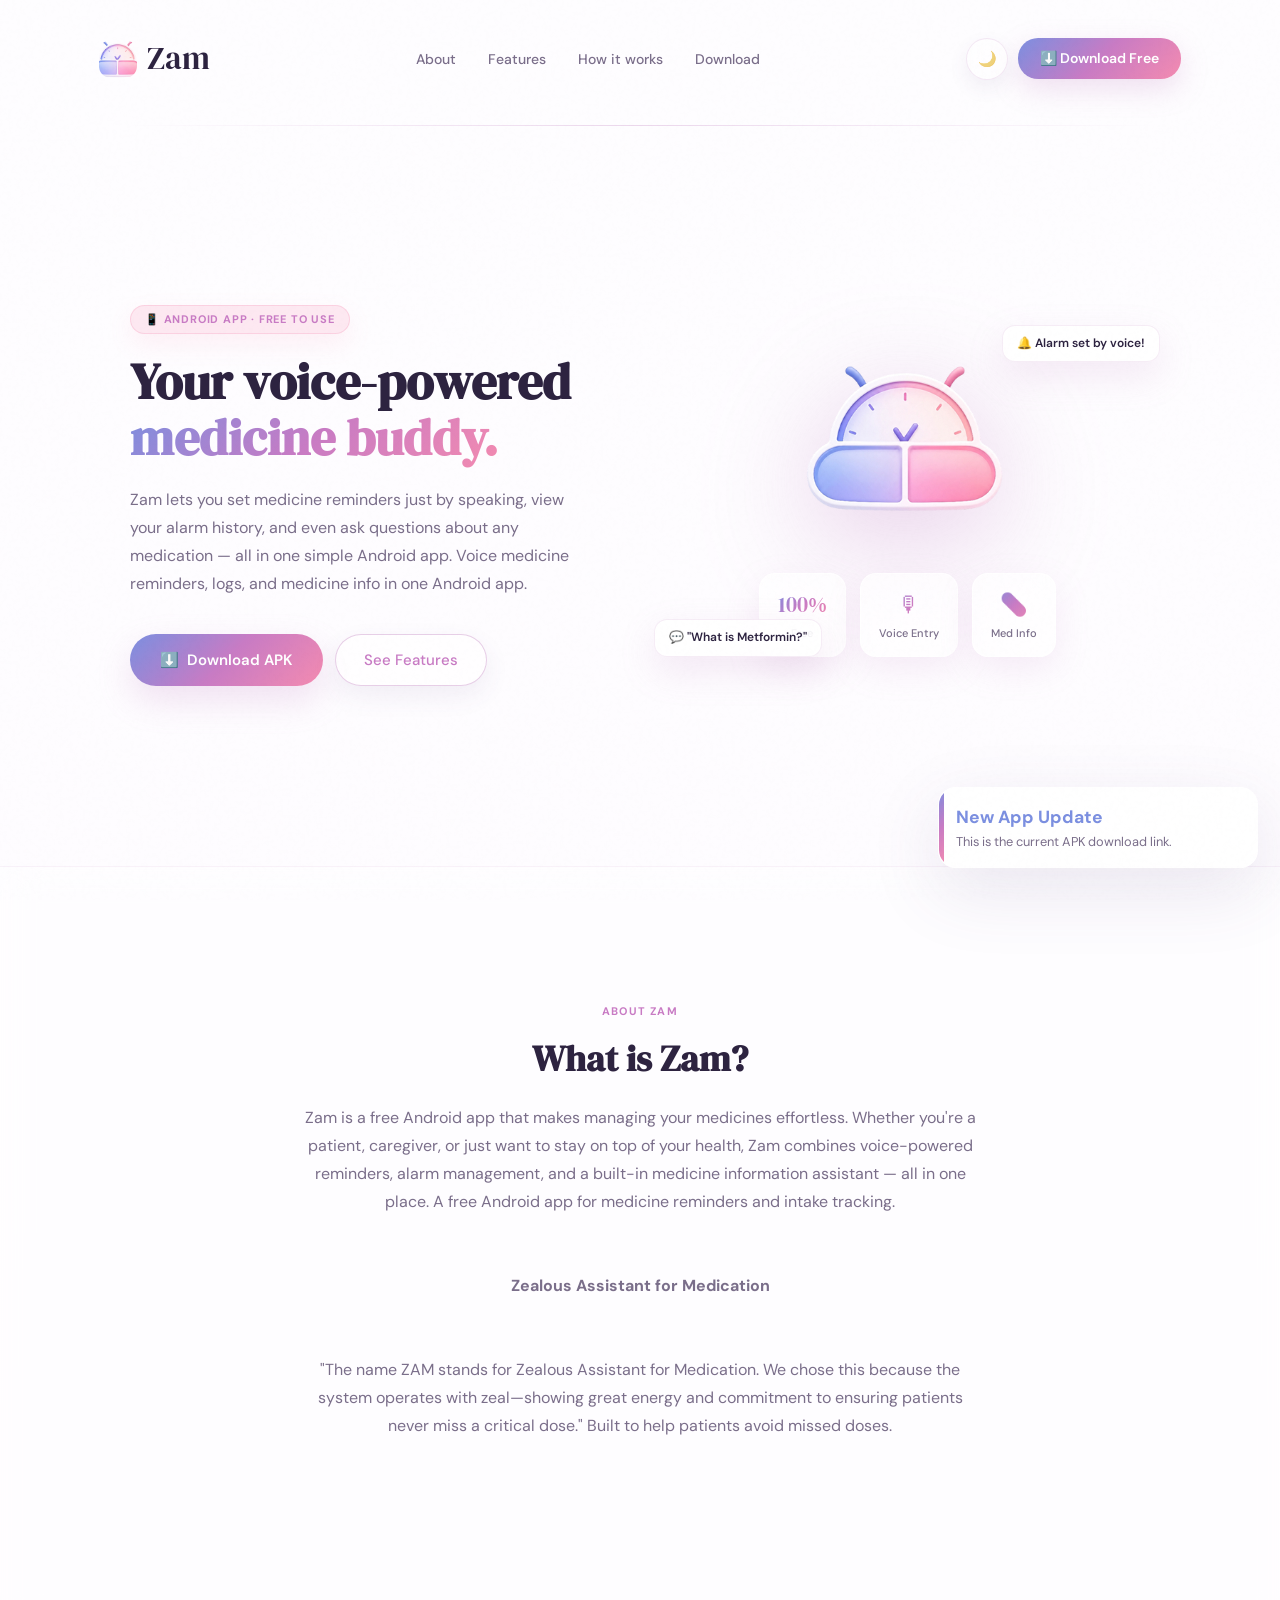
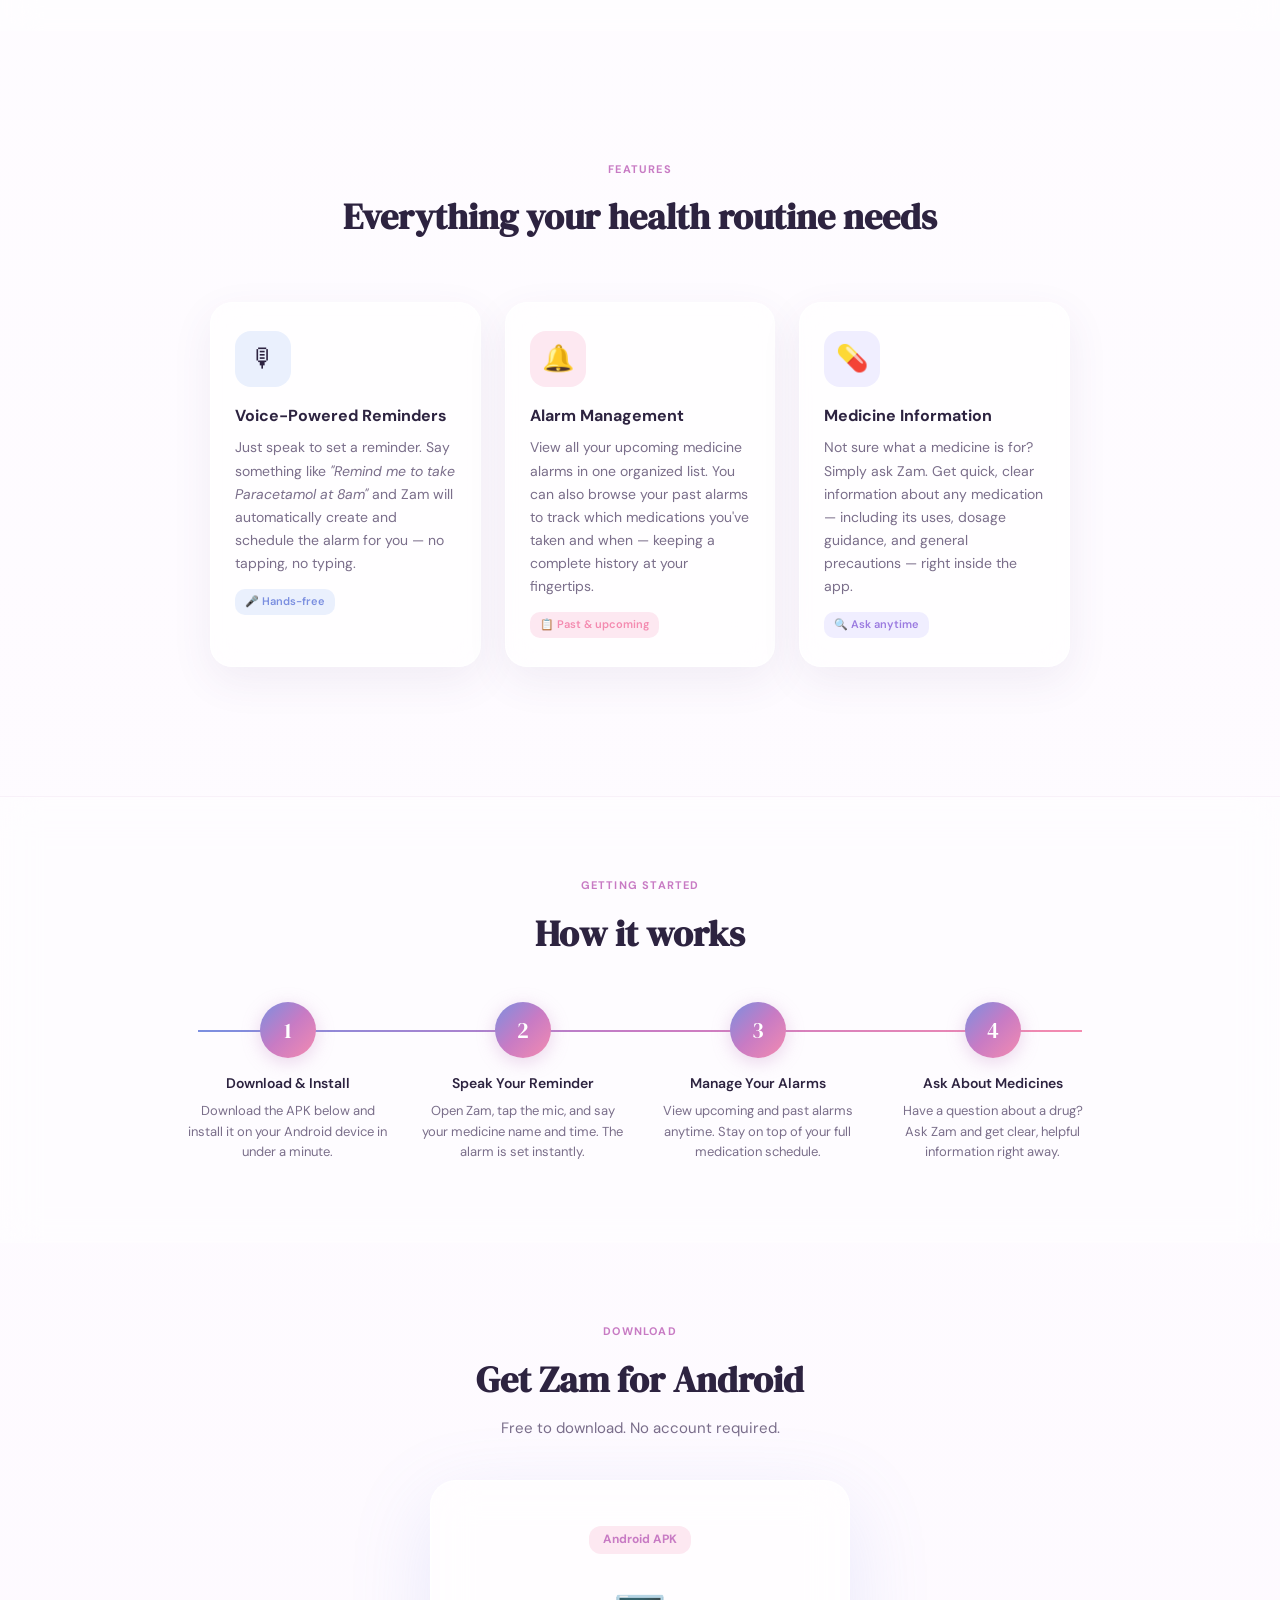
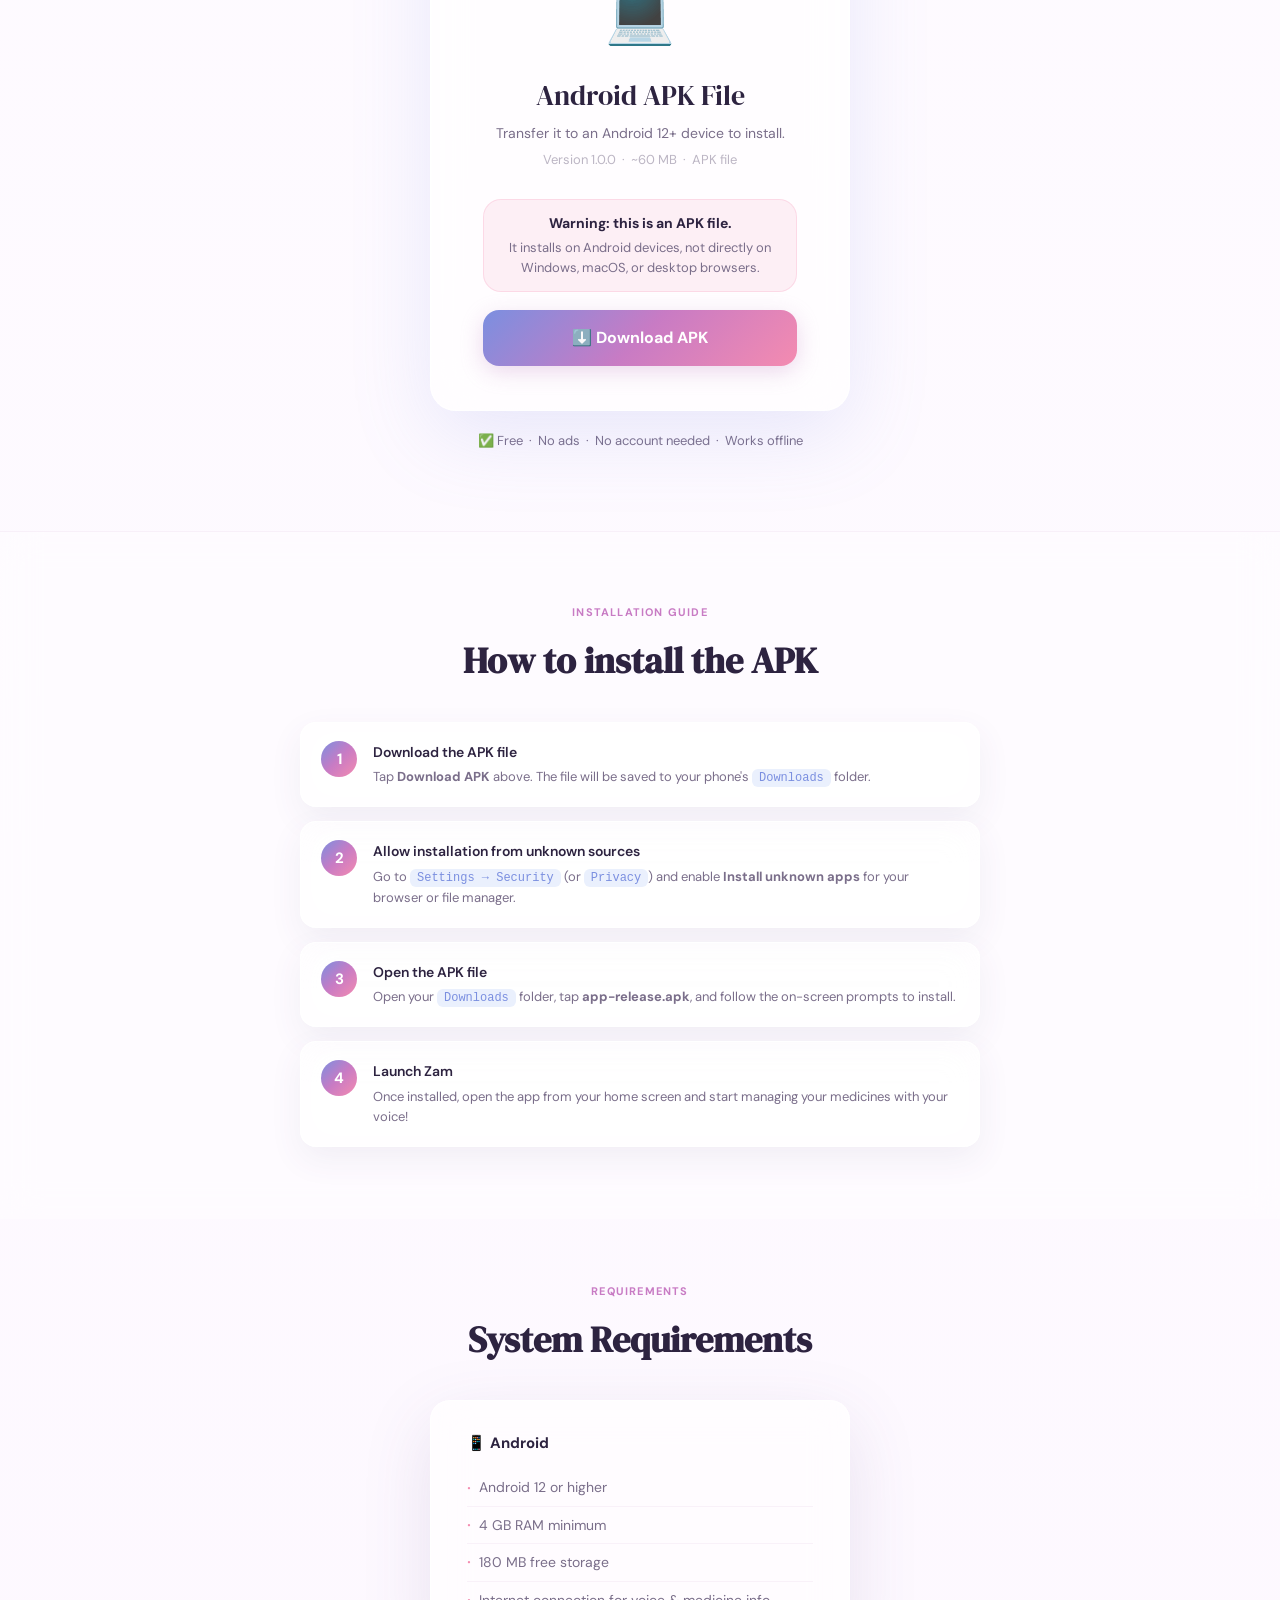
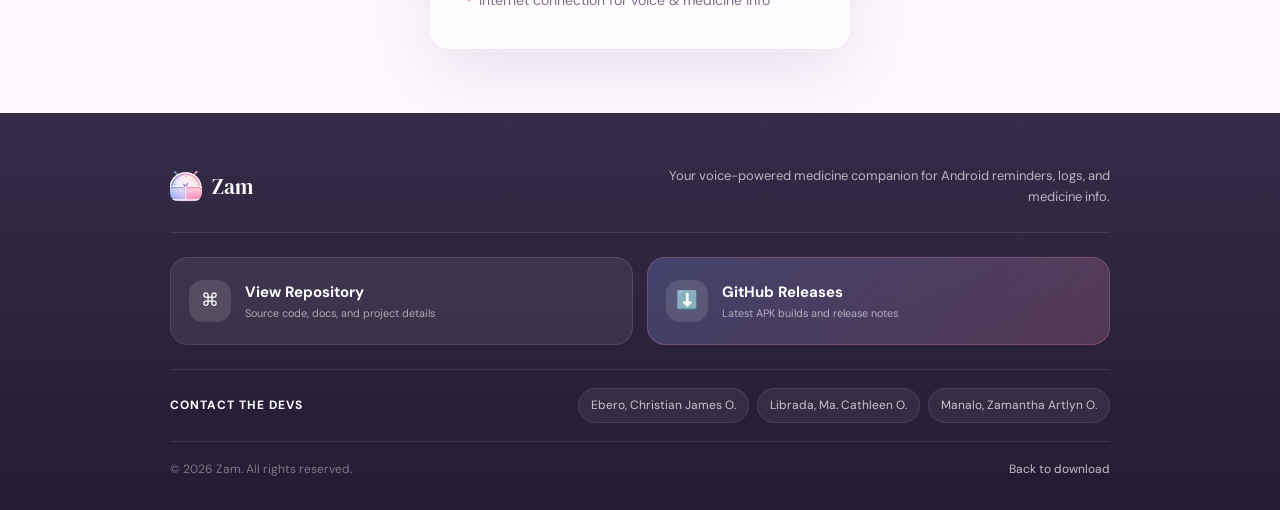
<file: index.html>
<!DOCTYPE html>
<html lang="en">

<head>
  <meta charset="UTF-8">
  <meta name="viewport" content="width=device-width, initial-scale=1.0">
  <meta name="keywords" content="AI, Zam, Medicine, Reminder, Voice Powered">
  <meta name="description" content="Z.A.M - Zealous Assistance for Medication. A free Android app for medicine reminders and intake tracking.">
  <meta name="robots" content="index, follow, max-image-preview:large, max-snippet:-1">
  <title>Zam</title>
  <link rel="icon" href="./icon.png" />
  <link rel="preconnect" href="https://fonts.googleapis.com">
  <link
    href="https://fonts.googleapis.com/css2?family=DM+Serif+Display:ital@0;1&family=DM+Sans:wght@300;400;500;600&display=swap"
    rel="stylesheet">
  <link rel="stylesheet" href="./style.css" type="text/css">
  <script type="module" src="./script.js" defer></script>
</head>

<body>

  <!-- NAV -->
  <nav>
    <a class="nav-logo" href="#">
      <img src="./icon.png" alt="Zam Logo">
      Zam
    </a>
    <ul class="nav-links">
      <li><a href="#about">About</a></li>
      <li><a href="#features">Features</a></li>
      <li><a href="#how">How it works</a></li>
      <li><a href="#download">Download</a></li>
    </ul>
    <div class="nav-actions">
      <button class="theme-toggle" type="button" aria-label="Switch to dark mode" aria-pressed="false"><span id="themeIcon">🌙</span></button>
      <!-- FIX: aria-label carries the text for screen readers; visible label set via JS on mobile -->
      <a class="btn-nav" href="#download" aria-label="Download Free">⬇️</a>
    </div>
  </nav>

  <!-- HERO -->
  <section class="hero">
    <div>
      <div class="hero-badge">📱 Android App · Free to use</div>
        <h1>
          Your voice-powered <span>medicine buddy.</span>
        </h1>
      <p class="hero-desc">
        <span class="desktop-copy">Zam lets you set medicine reminders just by speaking, view your alarm history, and even ask questions
          about any medication — all in one simple Android app.</span>
        <span class="mobile-copy">Voice medicine reminders, logs, and medicine info in one Android app.</span>
      </p>
      <div class="hero-btns">
        <a class="btn-primary" href="#download">⬇️ &nbsp;Download APK</a>
        <a class="btn-outline" href="#features">See Features</a>
      </div>
    </div>
    <div class="hero-visual">
      <div class="hero-logo-wrap">
        <img class="hero-logo-img" src="./icon.png" alt="Zam App Icon">
        <div class="hero-stat-row">
          <div class="hero-stat">
            <div class="hero-stat-num">100%</div>
            <div class="hero-stat-label">Free</div>
          </div>
          <div class="hero-stat">
            <div class="hero-stat-num">🎙</div>
            <div class="hero-stat-label">Voice Entry</div>
          </div>
          <div class="hero-stat">
            <div class="hero-stat-num">💊</div>
            <div class="hero-stat-label">Med Info</div>
          </div>
        </div>
      </div>
      <div class="float-tag ft1">🔔 Alarm set by voice!</div>
      <div class="float-tag ft2">💬 "What is Metformin?"</div>
    </div>
  </section>

  <!-- ABOUT -->
  <section class="about" id="about">
    <div class="about-inner">
      <p class="section-label">About Zam</p>
      <h2>What is Zam?</h2>
      <p class="about-lead">
        <span class="desktop-copy">Zam is a free Android app that makes managing your medicines effortless. Whether you're a patient,
          caregiver, or just want to stay on top of your health, Zam combines voice-powered reminders, alarm
          management, and a built-in medicine information assistant — all in one place.</span>
        <span class="mobile-copy">A free Android app for medicine reminders and intake tracking.</span>
      </p>
      <p class="about-lead">
        <strong>Zealous Assistant for Medication</strong>
      </p>
      <p class="about-lead">
        <span class="desktop-copy">"The name ZAM stands for Zealous Assistant for Medication. We chose this because the system operates
          with zeal—showing great energy and commitment to ensuring patients never miss a critical dose."</span>
        <span class="mobile-copy">Built to help patients avoid missed doses.</span>
      </p>
    </div>
  </section>

  <!-- FEATURES -->
  <section class="features" id="features">
    <p class="section-label">Features</p>
    <h2>Everything your health routine needs</h2>
    <div class="feat-grid">

      <div class="feat-card">
        <div class="feat-icon fi-blue">🎙</div>
        <h3>Voice-Powered Reminders</h3>
        <p>
          Just speak to set a reminder. Say something like <em>"Remind me to take Paracetamol at 8am"</em> and Zam
          will automatically create and schedule the alarm for you — no tapping, no typing.
        </p>
        <span class="feat-tag">🎤 Hands-free</span>
      </div>

      <div class="feat-card">
        <div class="feat-icon fi-pink">🔔</div>
        <h3>Alarm Management</h3>
        <p>
          View all your upcoming medicine alarms in one organized list. You can also browse your past alarms to track
          which medications you've taken and when — keeping a complete history at your fingertips.
        </p>
        <span class="feat-tag" style="background:var(--soft-pink);color:var(--pink)">📋 Past & upcoming</span>
      </div>

      <div class="feat-card">
        <div class="feat-icon fi-purple">💊</div>
        <h3>Medicine Information</h3>
        <p>
          Not sure what a medicine is for? Simply ask Zam. Get quick, clear information about any medication —
          including its uses, dosage guidance, and general precautions — right inside the app.
        </p>
        <span class="feat-tag" style="background:#F0EEFF;color:#9B7BE0">🔍 Ask anytime</span>
      </div>

    </div>
  </section>

  <!-- HOW IT WORKS -->
  <section class="how" id="how">
    <div class="how-inner">
      <p class="section-label">Getting Started</p>
      <h2>How it works</h2>
      <div class="steps">
        <div class="step">
          <div class="step-num">1</div>
          <h3>Download & Install</h3>
          <p>Download the APK below and install it on your Android device in under a minute.</p>
        </div>
        <div class="step">
          <div class="step-num">2</div>
          <h3>Speak Your Reminder</h3>
          <p>Open Zam, tap the mic, and say your medicine name and time. The alarm is set instantly.</p>
        </div>
        <div class="step">
          <div class="step-num">3</div>
          <h3>Manage Your Alarms</h3>
          <p>View upcoming and past alarms anytime. Stay on top of your full medication schedule.</p>
        </div>
        <div class="step">
          <div class="step-num">4</div>
          <h3>Ask About Medicines</h3>
          <p>Have a question about a drug? Ask Zam and get clear, helpful information right away.</p>
        </div>
      </div>
    </div>
  </section>

  <!-- DOWNLOAD -->
  <section class="download" id="download">
    <div class="download-inner">
      <p class="section-label">Download</p>
      <h2>Get Zam for Android</h2>
      <p style="text-align:center;font-size:15px;color:var(--muted);margin-top:-0.5rem;">Free to download. No account required.</p>
      <div class="dl-center">
        <div class="dl-card">
          <div class="dl-badge" data-download-badge>Free Download</div>
          <div class="dl-icon" data-download-icon>📱</div>
          <div class="dl-title" data-download-title>Android</div>
          <div class="dl-sub" data-download-subtitle>Requires Android 12 or higher</div>
          <div class="dl-size">Version 1.0.0 &nbsp;·&nbsp; ~60 MB &nbsp;·&nbsp; APK file</div>
          <label class="dl-switch">
            <!--Invisible Switch for Manual Toast Notif (use for debugging only)-->
            <input type="checkbox" data-download-update-toggle checked>
            <span class="dl-switch-ui" aria-hidden="true"></span>
            <span class="dl-switch-text">Notify users about current link</span>
          </label>
          <div class="dl-alert" data-download-alert hidden>
            <strong data-download-alert-title></strong>
            <span data-download-alert-text></span>
          </div>
          <a href="https://github.com/haxzxz/Medicine-Intake-Reminder-App/releases/download/v.1.2.1/zam.apk" class="btn-dl btn-dl-grad" data-download-button download>
            ⬇️ &nbsp;Download APK
          </a>
        </div>
      </div>
      <p class="dl-note">✅ Free &nbsp;·&nbsp; No ads &nbsp;·&nbsp; No account needed &nbsp;·&nbsp; Works offline</p>
    </div>
  </section>

  <!-- INSTALL GUIDE -->
  <section class="install">
    <div class="install-inner">
      <p class="section-label">Installation Guide</p>
      <h2>How to install the APK</h2>
      <div class="install-steps">
        <div class="install-step">
          <div class="is-num">1</div>
          <div class="is-text">
            <h4>Download the APK file</h4>
            <p>Tap <strong>Download APK</strong> above. The file will be saved to your phone's <code>Downloads</code> folder.</p>
          </div>
        </div>
        <div class="install-step">
          <div class="is-num">2</div>
          <div class="is-text">
            <h4>Allow installation from unknown sources</h4>
            <p>Go to <code>Settings → Security</code> (or <code>Privacy</code>) and enable <strong>Install unknown apps</strong> for your browser or file manager.</p>
          </div>
        </div>
        <div class="install-step">
          <div class="is-num">3</div>
          <div class="is-text">
            <h4>Open the APK file</h4>
            <p>Open your <code>Downloads</code> folder, tap <strong>app-release.apk</strong>, and follow the on-screen prompts to install.</p>
          </div>
        </div>
        <div class="install-step">
          <div class="is-num">4</div>
          <div class="is-text">
            <h4>Launch Zam</h4>
            <p>Once installed, open the app from your home screen and start managing your medicines with your voice!</p>
          </div>
        </div>
      </div>
    </div>
  </section>

  <!-- SYSTEM REQUIREMENTS -->
  <section class="sysreq">
    <p class="section-label">Requirements</p>
    <h2>System Requirements</h2>
    <div class="req-single">
      <h3>📱 Android</h3>
      <ul>
        <li>Android 12 or higher</li>
        <li>4 GB RAM minimum</li>
        <li>180 MB free storage</li>
        <li>Internet connection for voice & medicine info</li>
      </ul>
    </div>
  </section>

  <!-- FOOTER -->
  <footer>
    <div class="footer-inner">
      <div class="footer-brand">
        <div class="footer-logo">
          <img src="./icon.png" alt="Zam Logo">
          Zam
        </div>
        <p>Your voice-powered medicine companion for Android reminders, logs, and medicine info.</p>
      </div>

      <div class="footer-actions" aria-label="Project links">
        <a class="footer-action" href="https://github.com/haxzxz/Medicine-Intake-Reminder-App">
          <span class="footer-action-icon">⌘</span>
          <span>
            <strong>View Repository</strong>
            <small>Source code, docs, and project details</small>
          </span>
        </a>
        <a class="footer-action footer-action-primary" href="https://github.com/haxzxz/Medicine-Intake-Reminder-App/releases">
          <span class="footer-action-icon">⬇️</span>
          <span>
            <strong>GitHub Releases</strong>
            <small>Latest APK builds and release notes</small>
          </span>
        </a>
      </div>

      <div class="footer-contact">
        <p class="footer-heading">Contact the Devs</p>
        <div class="footer-devs">
          <a href="https://www.facebook.com/xhristian.jamex">Ebero, Christian James O.</a>
          <a href="https://www.facebook.com/cathleenlibrda">Librada, Ma. Cathleen O.</a>
          <a href="https://www.facebook.com/zamanthaartlyn.manalo">Manalo, Zamantha Artlyn O.</a>
        </div>
      </div>

      <div class="footer-bottom">
        <span>© 2026 Zam. All rights reserved.</span>
        <a href="#download">Back to download</a>
      </div>
    </div>
  </footer>

</body>
</html>
</file>
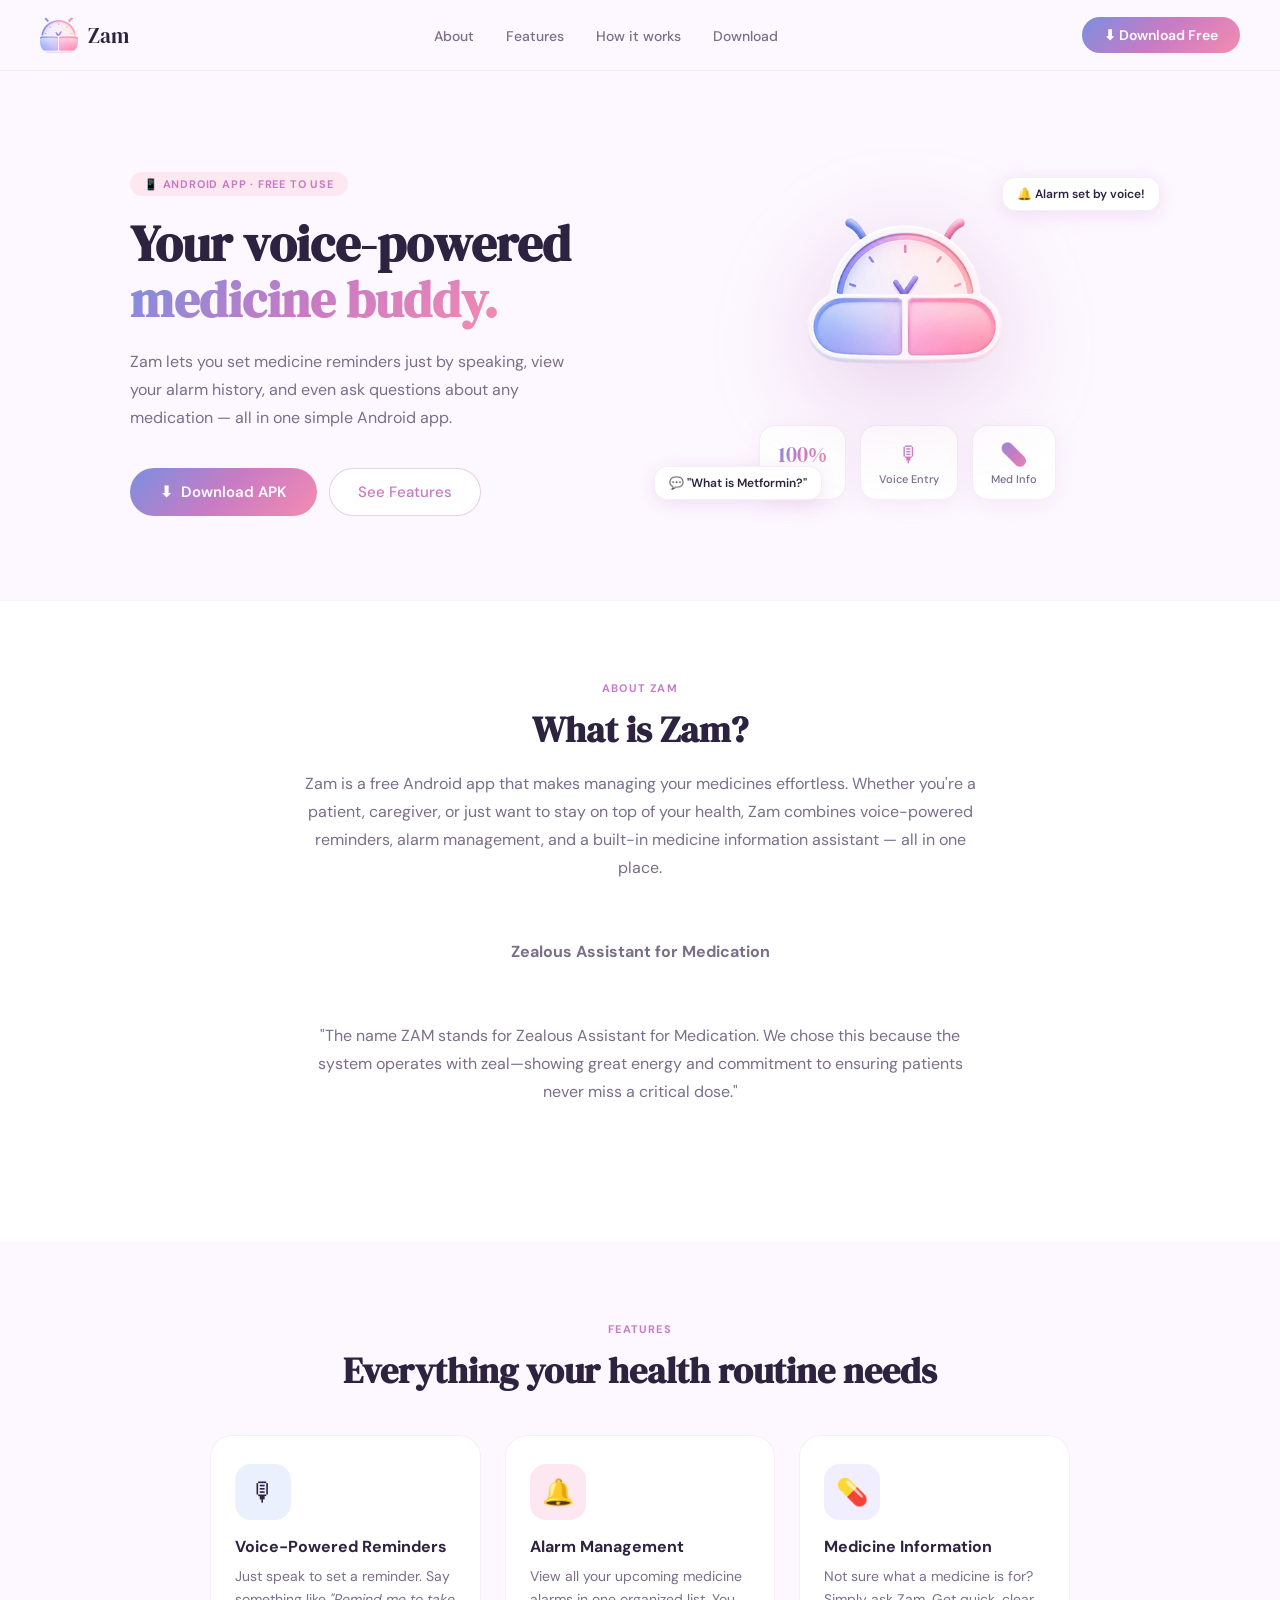
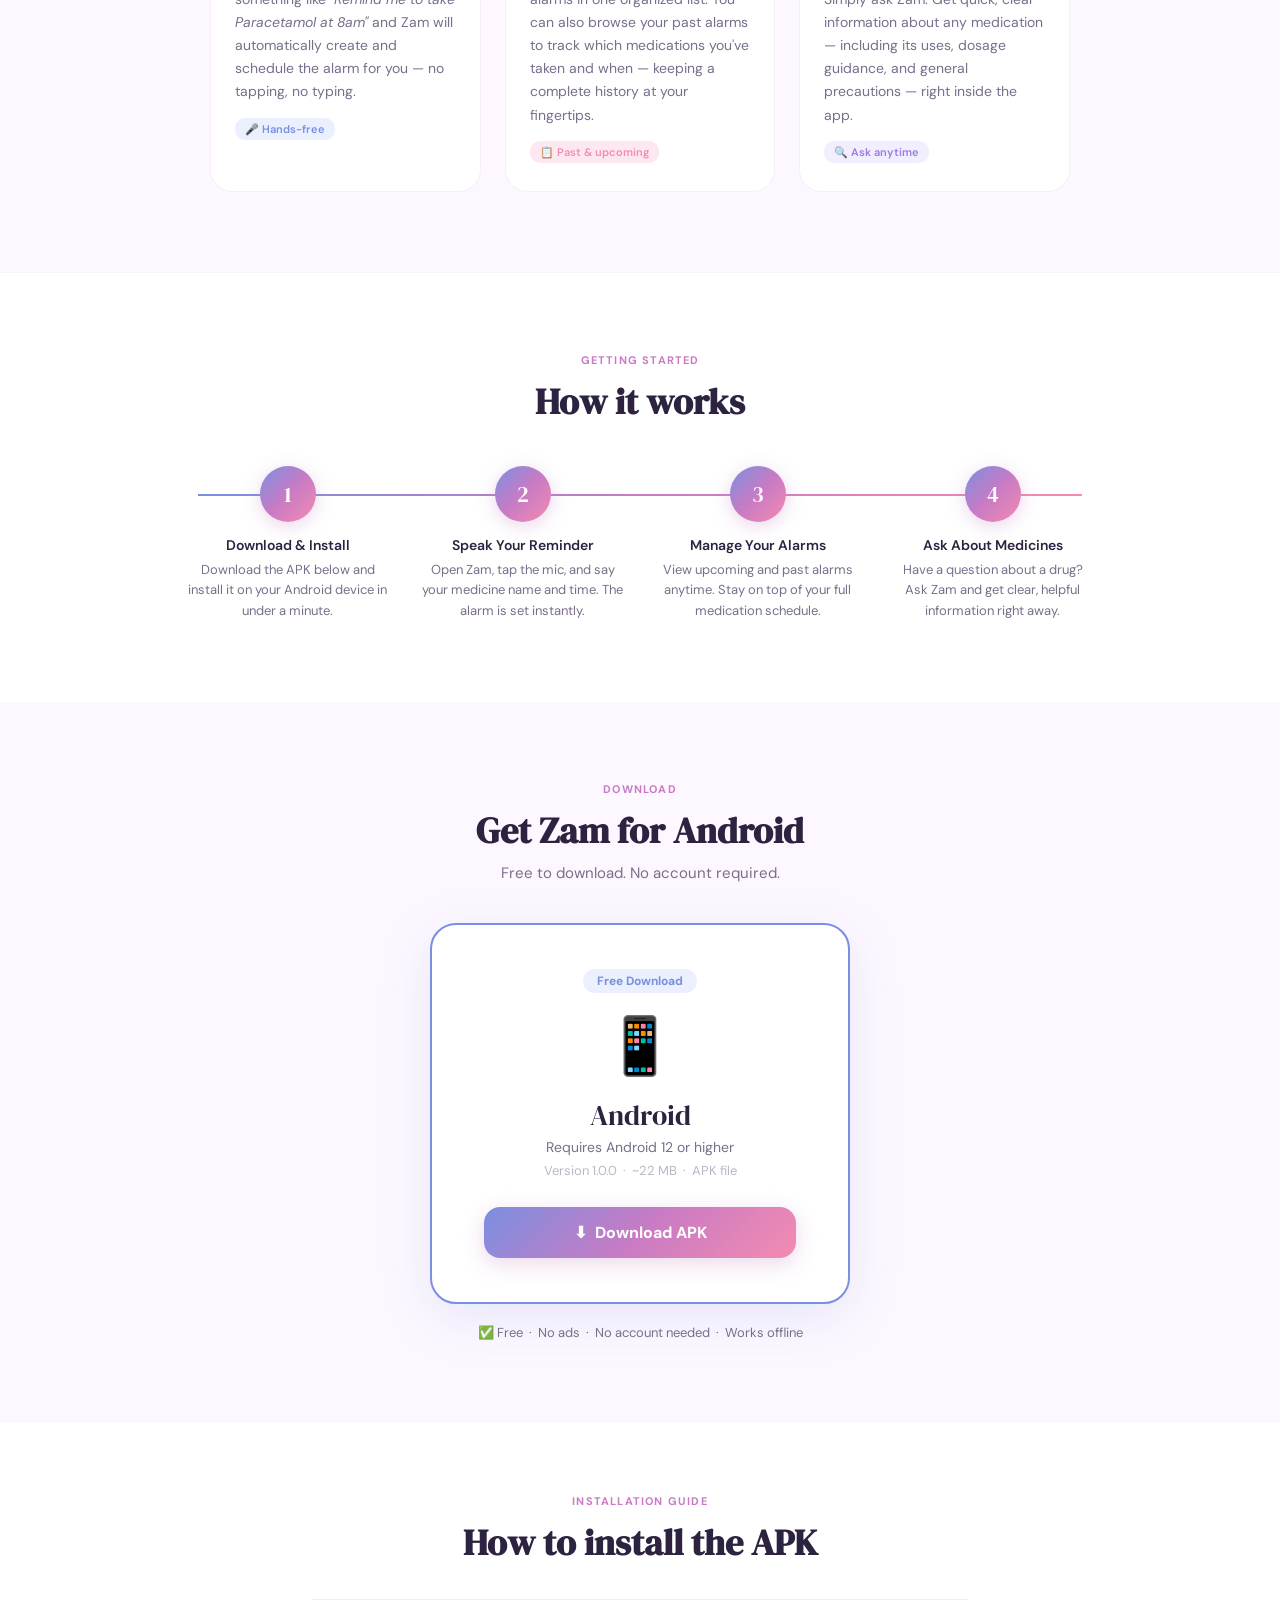
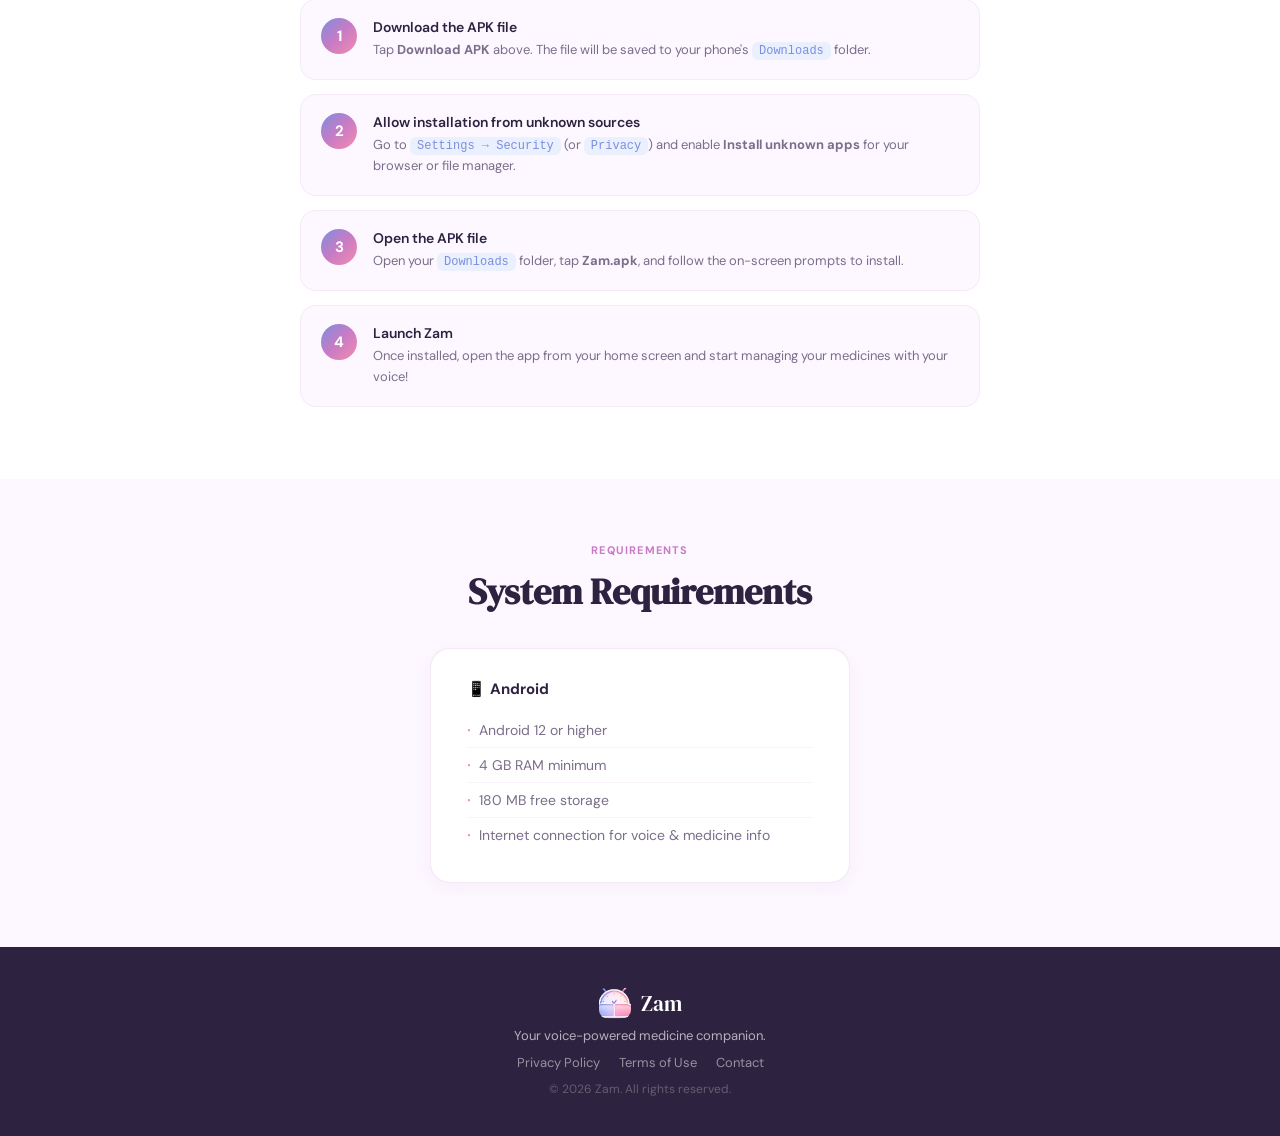
<file: dosebuddy.html>
<!DOCTYPE html>
<html lang="en">

<head>
  <meta charset="UTF-8">
  <meta name="viewport" content="width=device-width, initial-scale=1.0">
  <title>Zam — Your Voice-Powered Medicine Companion</title>
  <link rel="preconnect" href="https://fonts.googleapis.com">
  <link
    href="https://fonts.googleapis.com/css2?family=DM+Serif+Display:ital@0;1&family=DM+Sans:wght@300;400;500;600&display=swap"
    rel="stylesheet">
  <style>
    * {
      margin: 0;
      padding: 0;
      box-sizing: border-box
    }

    :root {
      --pink: #F48BB0;
      --blue: #7B8FE0;
      --soft-pink: #FDE8F1;
      --soft-blue: #EAF0FD;
      --mid: #C87BC4;
      --text: #2D2340;
      --muted: #7A6E8A;
      --bg: #FDF8FF;
      --grad: linear-gradient(135deg, #7B8FE0 0%, #C87BC4 50%, #F48BB0 100%);
    }

    body {
      font-family: 'DM Sans', sans-serif;
      background: var(--bg);
      color: var(--text)
    }

    /* NAV */
    nav {
      display: flex;
      align-items: center;
      justify-content: space-between;
      padding: 1rem 2.5rem;
      background: rgba(253, 248, 255, 0.93);
      backdrop-filter: blur(14px);
      border-bottom: 1px solid rgba(196, 136, 196, 0.15);
      position: sticky;
      top: 0;
      z-index: 100
    }

    .nav-logo {
      display: flex;
      align-items: center;
      gap: 10px;
      font-family: 'DM Serif Display', serif;
      font-size: 21px;
      color: var(--text);
      text-decoration: none
    }

    .nav-logo img {
      width: 38px;
      height: 38px;
      border-radius: 12px;
      object-fit: cover
    }

    .nav-links {
      display: flex;
      gap: 2rem;
      list-style: none
    }

    .nav-links a {
      text-decoration: none;
      color: var(--muted);
      font-size: 14px;
      font-weight: 500;
      transition: color .2s
    }

    .nav-links a:hover {
      color: var(--text)
    }

    .btn-nav {
      background: var(--grad);
      color: white;
      border: none;
      padding: 9px 22px;
      border-radius: 20px;
      font-size: 14px;
      font-weight: 600;
      cursor: pointer;
      font-family: 'DM Sans', sans-serif;
      transition: opacity .2s, transform .2s;
      text-decoration: none
    }

    .btn-nav:hover {
      opacity: .9;
      transform: translateY(-1px)
    }

    /* HERO */
    .hero {
      display: grid;
      grid-template-columns: 1fr 1fr;
      gap: 3rem;
      align-items: center;
      max-width: 1100px;
      margin: 0 auto;
      padding: 6rem 2.5rem 5rem
    }

    .hero-badge {
      display: inline-flex;
      align-items: center;
      gap: 6px;
      background: var(--soft-pink);
      color: var(--mid);
      font-size: 11px;
      font-weight: 700;
      padding: 5px 14px;
      border-radius: 20px;
      margin-bottom: 1.25rem;
      letter-spacing: .8px;
      text-transform: uppercase
    }

    h1 {
      font-family: 'DM Serif Display', serif;
      font-size: 50px;
      line-height: 1.12;
      color: var(--text);
      margin-bottom: 1.25rem
    }

    h1 span {
      background: var(--grad);
      -webkit-background-clip: text;
      -webkit-text-fill-color: transparent;
      background-clip: text
    }

    .hero-desc {
      font-size: 16px;
      color: var(--muted);
      line-height: 1.75;
      margin-bottom: 2.25rem;
      max-width: 440px
    }

    .hero-btns {
      display: flex;
      gap: 12px;
      flex-wrap: wrap
    }

    .btn-primary {
      background: var(--grad);
      color: white;
      border: none;
      padding: 14px 30px;
      border-radius: 30px;
      font-size: 15px;
      font-weight: 600;
      cursor: pointer;
      font-family: 'DM Sans', sans-serif;
      display: flex;
      align-items: center;
      gap: 8px;
      transition: opacity .2s, transform .2s;
      text-decoration: none
    }

    .btn-primary:hover {
      opacity: .9;
      transform: translateY(-2px)
    }

    .btn-outline {
      background: white;
      color: var(--mid);
      border: 1.5px solid rgba(196, 136, 196, .4);
      padding: 13px 28px;
      border-radius: 30px;
      font-size: 15px;
      font-weight: 500;
      font-family: 'DM Sans', sans-serif;
      display: flex;
      align-items: center;
      gap: 8px;
      transition: border-color .2s, transform .2s;
      text-decoration: none
    }

    .btn-outline:hover {
      border-color: var(--pink);
      transform: translateY(-2px)
    }

    /* HERO VISUAL */
    .hero-visual {
      display: flex;
      justify-content: center;
      align-items: center;
      position: relative;
      padding: 20px
    }

    .hero-logo-wrap {
      display: flex;
      flex-direction: column;
      align-items: center;
      gap: 28px
    }

    .hero-logo-img {
      width: 210px;
      height: 210px;
      object-fit: contain;
      filter: drop-shadow(0 24px 55px rgba(196, 136, 196, .4))
    }

    .hero-stat-row {
      display: flex;
      gap: 14px
    }

    .hero-stat {
      background: white;
      border-radius: 16px;
      padding: 13px 18px;
      text-align: center;
      border: 1px solid rgba(196, 136, 196, .15);
      box-shadow: 0 6px 24px rgba(196, 136, 196, .12)
    }

    .hero-stat-num {
      font-family: 'DM Serif Display', serif;
      font-size: 22px;
      background: var(--grad);
      -webkit-background-clip: text;
      -webkit-text-fill-color: transparent;
      background-clip: text
    }

    .hero-stat-label {
      font-size: 11px;
      color: var(--muted);
      margin-top: 3px;
      font-weight: 500
    }

    .float-tag {
      position: absolute;
      background: white;
      border-radius: 13px;
      padding: 8px 14px;
      box-shadow: 0 4px 20px rgba(196, 136, 196, .22);
      border: 1px solid rgba(196, 136, 196, .15);
      font-size: 12px;
      font-weight: 600;
      color: var(--text);
      display: flex;
      align-items: center;
      gap: 6px;
      white-space: nowrap;
      animation: ft 3s ease-in-out infinite
    }

    .ft1 {
      top: 10px;
      right: -10px;
      animation-delay: 0s
    }

    .ft2 {
      bottom: 20px;
      left: -10px;
      animation-delay: 1.5s
    }

    @keyframes ft {

      0%,
      100% {
        transform: translateY(0)
      }

      50% {
        transform: translateY(-8px)
      }
    }

    /* SECTION SHARED */
    .section-label {
      text-align: center;
      font-size: 11px;
      font-weight: 700;
      letter-spacing: 1.2px;
      text-transform: uppercase;
      color: var(--mid);
      margin-bottom: 10px
    }

    h2 {
      font-family: 'DM Serif Display', serif;
      font-size: 36px;
      text-align: center;
      color: var(--text);
      margin-bottom: 1rem
    }

    /* ABOUT */
    .about {
      background: white;
      border-top: 1px solid rgba(196, 136, 196, .1);
      padding: 5rem 2.5rem
    }

    .about-inner {
      max-width: 940px;
      margin: 0 auto
    }

    .about-lead {
      text-align: center;
      font-size: 16px;
      color: var(--muted);
      line-height: 1.75;
      max-width: 680px;
      margin: 0 auto 3.5rem
    }

    /* FEATURES */
    .features {
      padding: 5rem 2.5rem;
      max-width: 940px;
      margin: 0 auto
    }

    .feat-grid {
      display: grid;
      grid-template-columns: repeat(3, 1fr);
      gap: 1.5rem;
      margin-top: 2.5rem
    }

    .feat-card {
      background: white;
      border-radius: 22px;
      padding: 28px 24px;
      border: 1px solid rgba(196, 136, 196, .14);
      transition: transform .2s, box-shadow .2s
    }

    .feat-card:hover {
      transform: translateY(-5px);
      box-shadow: 0 12px 36px rgba(196, 136, 196, .18)
    }

    .feat-icon {
      width: 56px;
      height: 56px;
      border-radius: 16px;
      display: flex;
      align-items: center;
      justify-content: center;
      font-size: 26px;
      margin-bottom: 16px
    }

    .fi-blue {
      background: var(--soft-blue)
    }

    .fi-pink {
      background: var(--soft-pink)
    }

    .fi-purple {
      background: #F0EEFF
    }

    .feat-card h3 {
      font-size: 16px;
      font-weight: 700;
      color: var(--text);
      margin-bottom: 8px
    }

    .feat-card p {
      font-size: 14px;
      color: var(--muted);
      line-height: 1.65
    }

    .feat-tag {
      display: inline-flex;
      align-items: center;
      gap: 5px;
      margin-top: 14px;
      background: var(--soft-blue);
      color: var(--blue);
      font-size: 11px;
      font-weight: 600;
      padding: 4px 10px;
      border-radius: 10px
    }

    /* HOW IT WORKS */
    .how {
      background: white;
      border-top: 1px solid rgba(196, 136, 196, .1);
      padding: 5rem 2.5rem
    }

    .how-inner {
      max-width: 940px;
      margin: 0 auto
    }

    .steps {
      display: flex;
      gap: 0;
      margin-top: 2.5rem;
      position: relative
    }

    .steps::before {
      content: '';
      position: absolute;
      top: 28px;
      left: 28px;
      right: 28px;
      height: 2px;
      background: var(--grad);
      z-index: 0
    }

    .step {
      flex: 1;
      display: flex;
      flex-direction: column;
      align-items: center;
      text-align: center;
      padding: 0 1rem;
      position: relative;
      z-index: 1
    }

    .step-num {
      width: 56px;
      height: 56px;
      border-radius: 50%;
      background: var(--grad);
      color: white;
      font-family: 'DM Serif Display', serif;
      font-size: 22px;
      display: flex;
      align-items: center;
      justify-content: center;
      margin-bottom: 14px;
      box-shadow: 0 4px 18px rgba(196, 136, 196, .35)
    }

    .step h3 {
      font-size: 14px;
      font-weight: 600;
      color: var(--text);
      margin-bottom: 6px
    }

    .step p {
      font-size: 13px;
      color: var(--muted);
      line-height: 1.6
    }

    /* DOWNLOAD */
    .download {
      padding: 5rem 2.5rem
    }

    .download-inner {
      max-width: 940px;
      margin: 0 auto
    }

    .dl-center {
      display: flex;
      justify-content: center;
      margin-top: 2.5rem
    }

    .dl-card {
      background: white;
      border-radius: 26px;
      padding: 44px 52px;
      text-align: center;
      border: 2px solid var(--blue);
      max-width: 420px;
      width: 100%;
      box-shadow: 0 14px 50px rgba(123, 143, 224, .17)
    }

    .dl-badge {
      display: inline-block;
      background: var(--soft-blue);
      color: var(--blue);
      font-size: 12px;
      font-weight: 700;
      padding: 4px 14px;
      border-radius: 12px;
      margin-bottom: 16px
    }

    .dl-icon {
      font-size: 56px;
      margin-bottom: 14px
    }

    .dl-title {
      font-family: 'DM Serif Display', serif;
      font-size: 28px;
      color: var(--text);
      margin-bottom: 4px
    }

    .dl-sub {
      font-size: 14px;
      color: var(--muted);
      margin-bottom: 6px
    }

    .dl-size {
      font-size: 13px;
      color: rgba(122, 110, 138, .5);
      margin-bottom: 28px
    }

    .btn-dl {
      width: 100%;
      padding: 15px;
      border-radius: 16px;
      font-size: 16px;
      font-weight: 700;
      cursor: pointer;
      font-family: 'DM Sans', sans-serif;
      border: none;
      display: flex;
      align-items: center;
      justify-content: center;
      gap: 9px;
      transition: opacity .2s, transform .15s;
      text-decoration: none
    }

    .btn-dl-grad {
      background: var(--grad);
      color: white;
      box-shadow: 0 6px 22px rgba(196, 136, 196, .32)
    }

    .btn-dl:hover {
      opacity: .9;
      transform: translateY(-2px)
    }

    .dl-note {
      text-align: center;
      font-size: 13px;
      color: var(--muted);
      margin-top: 20px
    }

    /* INSTALL GUIDE */
    .install {
      background: white;
      border-top: 1px solid rgba(196, 136, 196, .1);
      padding: 4.5rem 2.5rem
    }

    .install-inner {
      max-width: 680px;
      margin: 0 auto
    }

    .install-steps {
      display: flex;
      flex-direction: column;
      gap: 14px;
      margin-top: 2rem
    }

    .install-step {
      display: flex;
      align-items: flex-start;
      gap: 16px;
      background: var(--bg);
      border-radius: 16px;
      padding: 18px 20px;
      border: 1px solid rgba(196, 136, 196, .13)
    }

    .is-num {
      width: 36px;
      height: 36px;
      border-radius: 50%;
      background: var(--grad);
      color: white;
      font-weight: 700;
      font-size: 15px;
      display: flex;
      align-items: center;
      justify-content: center;
      flex-shrink: 0
    }

    .is-text h4 {
      font-size: 14px;
      font-weight: 600;
      color: var(--text);
      margin-bottom: 4px
    }

    .is-text p {
      font-size: 13px;
      color: var(--muted);
      line-height: 1.6
    }

    .is-text code {
      background: var(--soft-blue);
      color: var(--blue);
      font-size: 12px;
      padding: 2px 7px;
      border-radius: 6px;
      font-family: monospace
    }

    /* SYSTEM REQUIREMENTS */
    .sysreq {
      padding: 4rem 2.5rem;
      max-width: 940px;
      margin: 0 auto
    }

    .req-single {
      background: white;
      border-radius: 20px;
      padding: 30px 36px;
      max-width: 420px;
      margin: 2rem auto 0;
      border: 1px solid rgba(196, 136, 196, .18);
      box-shadow: 0 4px 20px rgba(196, 136, 196, .1)
    }

    .req-single h3 {
      font-size: 15px;
      font-weight: 700;
      color: var(--text);
      margin-bottom: 14px;
      display: flex;
      align-items: center;
      gap: 8px
    }

    .req-single ul {
      list-style: none
    }

    .req-single ul li {
      font-size: 14px;
      color: var(--muted);
      padding: 7px 0;
      border-bottom: 1px solid rgba(196, 136, 196, .1);
      display: flex;
      align-items: center;
      gap: 8px
    }

    .req-single ul li:last-child {
      border-bottom: none
    }

    .req-single ul li::before {
      content: '·';
      color: var(--pink);
      font-size: 20px;
      line-height: 1
    }

    /* FOOTER */
    footer {
      background: var(--text);
      color: rgba(255, 255, 255, .65);
      padding: 2.5rem 2rem;
      text-align: center;
      font-size: 13px
    }

    .footer-logo {
      display: flex;
      align-items: center;
      justify-content: center;
      gap: 10px;
      font-family: 'DM Serif Display', serif;
      font-size: 21px;
      color: white;
      margin-bottom: 8px
    }

    .footer-logo img {
      width: 32px;
      height: 32px;
      border-radius: 9px;
      object-fit: cover
    }

    footer a {
      color: rgba(255, 255, 255, .5);
      text-decoration: none;
      margin: 0 8px
    }

    footer a:hover {
      color: white
    }

    .footer-links {
      margin: 10px 0
    }

    .mobile-copy {
      display: none
    }

    /* RESPONSIVE */
    @media(max-width:768px) {
      nav {
        padding: .75rem 1rem
      }

      .nav-logo {
        font-size: 18px
      }

      .nav-logo img {
        width: 34px;
        height: 34px
      }

      .btn-nav {
        padding: 8px 14px;
        font-size: 0;
        width: 42px;
        height: 42px;
        border-radius: 50%;
        display: grid;
        place-items: center
      }

      .btn-nav::before {
        content: "⬇";
        font-size: 18px
      }

      .hero {
        grid-template-columns: 1fr;
        gap: 1.25rem;
        padding: 2.25rem 1rem 2rem;
        text-align: center
      }

      .hero-desc {
        max-width: 100%;
        font-size: 14px;
        line-height: 1.55;
        margin-bottom: 1.35rem
      }

      .desktop-copy {
        display: none
      }

      .mobile-copy {
        display: inline
      }

      .hero-btns {
        justify-content: center;
        gap: 10px
      }

      .btn-primary,
      .btn-outline {
        min-height: 46px;
        padding: 12px 18px;
        font-size: 14px
      }

      .hero-visual {
        margin-top: .5rem;
        padding: 0
      }

      .hero-logo-img {
        width: 128px;
        border-radius: 30px
      }

      .hero-stat-row {
        gap: 8px;
        flex-wrap: wrap;
        justify-content: center
      }

      .hero-stat {
        width: 82px;
        padding: 11px 10px;
        border-radius: 18px
      }

      .hero-stat-num {
        font-size: 18px
      }

      .hero-stat-label {
        font-size: 10px
      }

      .float-tag {
        display: none
      }

      h1 {
        font-size: 34px
      }

      h2 {
        font-size: 28px;
        line-height: 1.15
      }

      .hero-badge {
        font-size: 10px;
        margin-bottom: .85rem
      }

      .nav-links {
        display: none
      }

      .about,
      .features,
      .how,
      .download,
      .install,
      .sysreq {
        padding: 3rem 1rem
      }

      .about-lead {
        font-size: 14px;
        line-height: 1.6;
        margin-top: 1rem
      }

      .feat-grid {
        grid-template-columns: 1fr;
        gap: 12px;
        margin-top: 1.5rem
      }

      .feat-card {
        display: grid;
        grid-template-columns: 52px 1fr;
        gap: 4px 12px;
        align-items: center;
        padding: 16px;
        border-radius: 18px
      }

      .feat-icon {
        grid-row: span 2;
        width: 48px;
        height: 48px;
        font-size: 22px;
        margin-bottom: 0
      }

      .feat-card h3 {
        margin: 0;
        font-size: 16px
      }

      .feat-card p {
        display: none
      }

      .feat-tag {
        width: fit-content;
        max-width: 100%;
        font-size: 11px;
        white-space: normal;
        margin-top: 0
      }

      .steps {
        flex-direction: column;
        gap: 12px;
        margin-top: 1.5rem
      }

      .steps::before {
        display: none
      }

      .step {
        display: grid;
        grid-template-columns: 44px 1fr;
        text-align: left;
        gap: 4px 12px;
        align-items: center;
        background: white;
        border: 1px solid rgba(196, 136, 196, .16);
        border-radius: 18px;
        padding: 14px
      }

      .step-num {
        grid-row: span 2;
        width: 42px;
        height: 42px;
        margin: 0;
        font-size: 16px
      }

      .step h3 {
        margin: 0;
        font-size: 15px
      }

      .step p {
        display: none
      }

      .dl-card {
        padding: 26px 18px;
        border-radius: 24px
      }

      .dl-icon {
        width: 70px;
        height: 70px;
        display: grid;
        place-items: center;
        margin-left: auto;
        margin-right: auto;
        font-size: 34px;
        margin-bottom: 14px
      }

      .dl-title {
        font-size: 24px
      }

      .dl-sub,
      .dl-size {
        font-size: 13px
      }

      .btn-dl {
        width: 100%;
        justify-content: center;
        padding: 14px 18px
      }

      .dl-note {
        font-size: 0;
        line-height: 1;
        display: flex;
        justify-content: center;
        gap: 8px;
        flex-wrap: wrap
      }

      .dl-note::before {
        content: "Free";
        font-size: 12px
      }

      .dl-note::after {
        content: "No ads";
        font-size: 12px
      }

      .install-steps {
        gap: 12px
      }

      .install-step {
        padding: 14px;
        border-radius: 18px
      }

      .is-num {
        width: 34px;
        height: 34px;
        font-size: 14px
      }

      .is-text h4 {
        font-size: 15px
      }

      .is-text p {
        display: none
      }

      .req-single {
        padding: 20px
      }

      .req-single ul {
        display: grid;
        gap: 8px;
        padding-left: 0;
        list-style: none;
        text-align: center
      }

      footer {
        padding: 2.5rem 1rem
      }
    }

    @media(max-width:380px) {
      h1 {
        font-size: 30px
      }

      h2 {
        font-size: 25px
      }

      .hero-badge {
        padding: 5px 10px;
        letter-spacing: .4px
      }

      .btn-primary,
      .btn-outline {
        width: 100%;
        justify-content: center
      }

      .hero-stat {
        width: 78px;
        padding: 10px 8px
      }

      .feat-card {
        grid-template-columns: 44px 1fr;
        padding: 14px
      }

      .feat-icon {
        width: 42px;
        height: 42px;
        font-size: 20px
      }

      .step,
      .install-step {
        gap: 4px 10px
      }

      .dl-card {
        padding: 24px 14px
      }
    }
  </style>
</head>

<body>

  <!-- NAV -->
  <nav>
    <a class="nav-logo" href="#">
      <img
        src="./icon.png"
        alt="Zam Logo">
      Zam
    </a>
    <ul class="nav-links">
      <li><a href="#about">About</a></li>
      <li><a href="#features">Features</a></li>
      <li><a href="#how">How it works</a></li>
      <li><a href="#download">Download</a></li>
    </ul>
    <a class="btn-nav" href="#download">⬇ Download Free</a>
  </nav>

  <!-- HERO -->
  <section class="hero">
    <div>
      <div class="hero-badge">📱 Android App · Free to use</div>
      <h1>Your voice-powered <span>medicine buddy.</span></h1>
      <p class="hero-desc">
        <span class="desktop-copy">Zam lets you set medicine reminders just by speaking, view your alarm history, and even ask questions
          about any medication — all in one simple Android app.</span>
        <span class="mobile-copy">Voice medicine reminders, logs, and medicine info in one Android app.</span>
      </p>
      <div class="hero-btns">
        <a class="btn-primary" href="#download">⬇ &nbsp;Download APK</a>
        <a class="btn-outline" href="#features">See Features</a>
      </div>
    </div>
    <div class="hero-visual">
      <div class="hero-logo-wrap">
        <img class="hero-logo-img"
          src="./icon.png"
          alt="Zam App Icon">
        <div class="hero-stat-row">
          <div class="hero-stat">
            <div class="hero-stat-num">100%</div>
            <div class="hero-stat-label">Free</div>
          </div>
          <div class="hero-stat">
            <div class="hero-stat-num">🎙</div>
            <div class="hero-stat-label">Voice Entry</div>
          </div>
          <div class="hero-stat">
            <div class="hero-stat-num">💊</div>
            <div class="hero-stat-label">Med Info</div>
          </div>
        </div>
      </div>
      <div class="float-tag ft1">🔔 Alarm set by voice!</div>
      <div class="float-tag ft2">💬 "What is Metformin?"</div>
    </div>
  </section>

  <!-- ABOUT -->
  <section class="about" id="about">
    <div class="about-inner">
      <p class="section-label">About Zam</p>
      <h2>What is Zam?</h2>
      <p class="about-lead">
        <span class="desktop-copy">Zam is a free Android app that makes managing your medicines effortless. Whether you're a patient,
          caregiver, or just want to stay on top of your health, Zam combines voice-powered reminders, alarm
          management, and a built-in medicine information assistant — all in one place.</span>
        <span class="mobile-copy">A free Android app for medicine reminders and intake tracking.</span>
      </p>
      <p class="about-lead">
        <strong>Zealous Assistant for Medication</strong>
      </p>
      <p class="about-lead">
        <span class="desktop-copy">"The name ZAM stands for Zealous Assistant for Medication. We chose this because the system operates
          with zeal—showing great energy and commitment to ensuring patients never miss a critical dose."</span>
        <span class="mobile-copy">Built to help patients avoid missed doses.</span>
      </p>
    </div>
  </section>

  <!-- FEATURES -->
  <section class="features" id="features">
    <p class="section-label">Features</p>
    <h2>Everything your health routine needs</h2>
    <div class="feat-grid">

      <div class="feat-card">
        <div class="feat-icon fi-blue">🎙</div>
        <h3>Voice-Powered Reminders</h3>
        <p>
          Just speak to set a reminder. Say something like <em>"Remind me to take Paracetamol at 8am"</em> and Zam
          will automatically create and schedule the alarm for you — no tapping, no typing.
        </p>
        <span class="feat-tag">🎤 Hands-free</span>
      </div>

      <div class="feat-card">
        <div class="feat-icon fi-pink">🔔</div>
        <h3>Alarm Management</h3>
        <p>
          View all your upcoming medicine alarms in one organized list. You can also browse your past alarms to track
          which medications you've taken and when — keeping a complete history at your fingertips.
        </p>
        <span class="feat-tag" style="background:var(--soft-pink);color:var(--pink)">📋 Past & upcoming</span>
      </div>

      <div class="feat-card">
        <div class="feat-icon fi-purple">💊</div>
        <h3>Medicine Information</h3>
        <p>
          Not sure what a medicine is for? Simply ask Zam. Get quick, clear information about any medication —
          including its uses, dosage guidance, and general precautions — right inside the app.
        </p>
        <span class="feat-tag" style="background:#F0EEFF;color:#9B7BE0">🔍 Ask anytime</span>
      </div>

    </div>
  </section>

  <!-- HOW IT WORKS -->
  <section class="how" id="how">
    <div class="how-inner">
      <p class="section-label">Getting Started</p>
      <h2>How it works</h2>
      <div class="steps">
        <div class="step">
          <div class="step-num">1</div>
          <h3>Download & Install</h3>
          <p>Download the APK below and install it on your Android device in under a minute.</p>
        </div>
        <div class="step">
          <div class="step-num">2</div>
          <h3>Speak Your Reminder</h3>
          <p>Open Zam, tap the mic, and say your medicine name and time. The alarm is set instantly.</p>
        </div>
        <div class="step">
          <div class="step-num">3</div>
          <h3>Manage Your Alarms</h3>
          <p>View upcoming and past alarms anytime. Stay on top of your full medication schedule.</p>
        </div>
        <div class="step">
          <div class="step-num">4</div>
          <h3>Ask About Medicines</h3>
          <p>Have a question about a drug? Ask Zam and get clear, helpful information right away.</p>
        </div>
      </div>
    </div>
  </section>

  <!-- DOWNLOAD -->
  <section class="download" id="download">
    <div class="download-inner">
      <p class="section-label">Download</p>
      <h2>Get Zam for Android</h2>
      <p style="text-align:center;font-size:15px;color:var(--muted);margin-top:-0.5rem;">Free to download. No account
        required.</p>
      <div class="dl-center">
        <div class="dl-card">
          <div class="dl-badge">Free Download</div>
          <div class="dl-icon">📱</div>
          <div class="dl-title">Android</div>
          <div class="dl-sub">Requires Android 12 or higher</div>
          <div class="dl-size">Version 1.0.0 &nbsp;·&nbsp; ~22 MB &nbsp;·&nbsp; APK file</div>
          <a href="downloads/zam-latest.apk" class="btn-dl btn-dl-grad" download>
            ⬇ &nbsp;Download APK
          </a>
        </div>
      </div>
      <p class="dl-note">✅ Free &nbsp;·&nbsp; No ads &nbsp;·&nbsp; No account needed &nbsp;·&nbsp; Works offline</p>
    </div>
  </section>

  <!-- INSTALL GUIDE -->
  <section class="install">
    <div class="install-inner">
      <p class="section-label">Installation Guide</p>
      <h2>How to install the APK</h2>
      <div class="install-steps">
        <div class="install-step">
          <div class="is-num">1</div>
          <div class="is-text">
            <h4>Download the APK file</h4>
            <p>Tap <strong>Download APK</strong> above. The file will be saved to your phone's <code>Downloads</code>
              folder.</p>
          </div>
        </div>
        <div class="install-step">
          <div class="is-num">2</div>
          <div class="is-text">
            <h4>Allow installation from unknown sources</h4>
            <p>Go to <code>Settings → Security</code> (or <code>Privacy</code>) and enable <strong>Install unknown
                apps</strong> for your browser or file manager.</p>
          </div>
        </div>
        <div class="install-step">
          <div class="is-num">3</div>
          <div class="is-text">
            <h4>Open the APK file</h4>
            <p>Open your <code>Downloads</code> folder, tap <strong>Zam.apk</strong>, and follow the on-screen
              prompts to install.</p>
          </div>
        </div>
        <div class="install-step">
          <div class="is-num">4</div>
          <div class="is-text">
            <h4>Launch Zam</h4>
            <p>Once installed, open the app from your home screen and start managing your medicines with your voice!</p>
          </div>
        </div>
      </div>
    </div>
  </section>

  <!-- SYSTEM REQUIREMENTS -->
  <section class="sysreq">
    <p class="section-label">Requirements</p>
    <h2>System Requirements</h2>
    <div class="req-single">
      <h3>📱 Android</h3>
      <ul>
        <li>Android 12 or higher</li>
        <li>4 GB RAM minimum</li>
        <li>180 MB free storage</li>
        <li>Internet connection for voice & medicine info</li>
      </ul>
    </div>
  </section>

  <!-- FOOTER -->
  <footer>
    <div class="footer-logo">
      <img
        src="./icon.png"
        alt="Zam Logo">
      Zam
    </div>
    <p>Your voice-powered medicine companion.</p>
    <div class="footer-links">
      <a href="#">Privacy Policy</a>
      <a href="#">Terms of Use</a>
      <a href="#">Contact</a>
    </div>
    <p style="margin-top:10px;font-size:12px;opacity:.4;">© 2026 Zam. All rights reserved.</p>
  </footer>

</body>

</html>
</file>
<file: style.css>
* {
  margin: 0;
  padding: 0;
  box-sizing: border-box;
}

:root {
  --blur: 1rem;
  --fs: clamp(3rem, 8vw, 7rem);
  --ls: clamp(-1.75px, -0.25vw, -3.5px);
  --pink: #f48bb0;
  --blue: #7b8fe0;
  --soft-pink: #fde8f1;
  --soft-blue: #eaf0fd;
  --mid: #c87bc4;
  --text: #2d2340;
  --muted: #7a6e8a;
  --bg: #fdf8ff;
  --grad: linear-gradient(135deg, #7b8fe0 0%, #c87bc4 50%, #f48bb0 100%);
  --glass: rgba(255, 255, 255, 0.66);
  --glass-strong: rgba(255, 255, 255, 0.82);
  --glass-border: rgba(255, 255, 255, 0.72);
  --shadow-soft: 0 22px 70px rgba(92, 67, 128, 0.13);
  --ease-premium: cubic-bezier(0.22, 1, 0.36, 1);
}

body[data-theme="dark"] {
  --soft-pink: rgba(244, 139, 176, 0.13);
  --soft-blue: rgba(123, 143, 224, 0.14);
  --text: #f8f2ff;
  --muted: #c8bbd8;
  --mid: #f2a4de;
  --bg: #15111f;
  --glass: rgba(35, 28, 50, 0.64);
  --glass-strong: rgba(42, 34, 60, 0.82);
  --glass-border: rgba(255, 255, 255, 0.12);
  --shadow-soft: 0 24px 80px rgba(0, 0, 0, 0.32);
  background: linear-gradient(
    180deg,
    rgba(22, 17, 34, 0.94),
    rgba(36, 27, 52, 0.96)
  );
}

html {
  scroll-behavior: smooth;
}

body {
  font-family: "DM Sans", sans-serif;
  background:
    linear-gradient(
      180deg,
      rgba(255, 255, 255, 0.72),
      rgba(253, 248, 255, 0.88)
    ),
    var(--bg);
  color: var(--text);
  overflow-x: hidden;
  line-height: 1.6;
}

body::before {
  content: "";
  position: fixed;
  inset: 0;
  pointer-events: none;
  z-index: 9999;
  opacity: 0.28;
  background-image: url("data:image/svg+xml,%3Csvg viewBox='0 0 256 256' xmlns='http://www.w3.org/2000/svg'%3E%3Cfilter id='n'%3E%3CfeTurbulence type='fractalNoise' baseFrequency='0.8' numOctaves='3' stitchTiles='stitch'/%3E%3C/filter%3E%3Crect width='100%25' height='100%25' filter='url(%23n)' opacity='0.035'/%3E%3C/svg%3E");
}

body[data-theme="dark"]::before {
  opacity: 0.22;
}

/* NAV */
nav {
  display: flex;
  align-items: center;
  justify-content: space-between;
  width: min(1120px, calc(100% - 32px));
  margin: 16px auto 0;
  padding: 1rem 1.1rem;
  background: transparent;
  border: 1px solid transparent;
  border-radius: 28px;
  position: sticky;
  top: 14px;
  z-index: 100;
  box-shadow: none;
  transition:
    background 0.35s var(--ease-premium),
    border-color 0.35s var(--ease-premium),
    box-shadow 0.35s var(--ease-premium),
    backdrop-filter 0.35s var(--ease-premium);
}

nav.sticky {
  background: var(--glass);
  backdrop-filter: blur(22px) saturate(160%);
  -webkit-backdrop-filter: blur(22px) saturate(160%);
  border-color: var(--glass-border);
  box-shadow: var(--shadow-soft);
}
.nav-logo {
  display: flex;
  align-items: center;
  gap: 10px;
  font-family: "DM Serif Display", serif;
  font-size: 2rem;
  color: var(--text);
  text-decoration: none;
}

.nav-logo img {
  width: 38px;
  height: 38px;
  border-radius: 12px;
  object-fit: cover;
}

.nav-actions {
  display: flex;
  align-items: center;
  gap: 10px;
}

.nav-links {
  display: flex;
  gap: 2rem;
  list-style: none;
}

.nav-links a {
  text-decoration: none;
  color: var(--muted);
  font-size: 14px;
  font-weight: 500;
  cursor: pointer;
  transition: color 0.25s var(--ease-premium);
}

.nav-links a:hover {
  color: var(--text);
}

.btn-nav {
  background: var(--grad);
  color: white;
  border: none;
  padding: 9px 22px;
  border-radius: 20px;
  font-size: 14px;
  font-weight: 600;
  cursor: pointer;
  font-family: "DM Sans", sans-serif;
  transition:
    opacity 0.25s var(--ease-premium),
    transform 0.25s var(--ease-premium),
    box-shadow 0.25s var(--ease-premium);
  text-decoration: none;
  box-shadow: 0 10px 28px rgba(196, 136, 196, 0.25);
}

.btn-nav:hover {
  opacity: 0.9;
  transform: translateY(-2px);
  box-shadow: 0 16px 34px rgba(196, 136, 196, 0.3);
}

.theme-toggle {
  width: 42px;
  height: 42px;
  border: 1px solid rgba(196, 136, 196, 0.18);
  border-radius: 50%;
  background: rgba(255, 255, 255, 0.38);
  color: rgba(45, 35, 64, 0.72);
  cursor: pointer;
  display: grid;
  place-items: center;
  font-size: 15px;
  box-shadow:
    inset 0 1px 0 rgba(255, 255, 255, 0.44),
    0 8px 20px rgba(92, 67, 128, 0.08);
  backdrop-filter: blur(18px) saturate(130%);
  -webkit-backdrop-filter: blur(18px) saturate(130%);
  transition:
    transform 0.35s var(--ease-premium),
    background 0.35s var(--ease-premium),
    border-color 0.35s var(--ease-premium),
    box-shadow 0.35s var(--ease-premium),
    color 0.35s var(--ease-premium);
}

.theme-toggle:hover {
  transform: translateY(-1px);
  background: rgba(255, 255, 255, 0.5);
  border-color: rgba(196, 136, 196, 0.24);
  box-shadow:
    inset 0 1px 0 rgba(255, 255, 255, 0.5),
    0 12px 26px rgba(92, 67, 128, 0.11);
}

#themeIcon {
  display: inline-block;
  line-height: 1;
  transform-origin: center;
  filter: saturate(0.78) brightness(0.96);
  transition:
    transform 0.45s var(--ease-premium),
    opacity 0.35s var(--ease-premium),
    filter 0.35s var(--ease-premium);
}

.theme-toggle.spin #themeIcon {
  animation: iconSpin 0.45s var(--ease-premium);
}

@keyframes iconSpin {
  0% {
    opacity: 1;
    transform: rotate(0deg) scale(1);
  }

  40% {
    opacity: 0.68;
    transform: rotate(180deg) scale(0.7);
  }

  100% {
    opacity: 1;
    transform: rotate(360deg) scale(1);
  }
}

/* HERO */
.hero {
  display: grid;
  grid-template-columns: 1fr 1fr;
  min-height: 85vh;
  gap: 3rem;
  align-items: center;
  max-width: 1100px;
  margin: 0 auto;
  padding: 6.5rem 2.5rem 5rem;
  position: relative;
}

.hero::before {
  content: "";
  position: absolute;
  inset: 24px 2rem auto 2rem;
  height: 1px;
  background: linear-gradient(
    90deg,
    transparent,
    rgba(196, 136, 196, 0.32),
    transparent
  );
  pointer-events: none;
}

.hero-badge {
  display: inline-flex;
  align-items: center;
  gap: 6px;
  background: var(--soft-pink);
  border: 1px solid rgba(244, 139, 176, 0.25);
  box-shadow: 0 10px 24px rgba(244, 139, 176, 0.12);
  color: var(--mid);
  font-size: 11px;
  font-weight: 700;
  padding: 5px 14px;
  border-radius: 20px;
  margin-bottom: 1.25rem;
  letter-spacing: 0.8px;
  text-transform: uppercase;
  animation: fadeUp 0.7s 0.05s both;
}

h1 {
  font-family: "DM Serif Display", serif;
  font-size: 50px;
  line-height: 1.12;
  color: var(--text);
  margin-bottom: 1.25rem;
  animation: fadeUp 0.7s 0.12s both;
}

h1 span {
  background: var(--grad);
  -webkit-background-clip: text;
  -webkit-text-fill-color: transparent;
  background-clip: text;
}

.hero-desc {
  font-size: 16px;
  color: var(--muted);
  line-height: 1.75;
  margin-bottom: 2.25rem;
  max-width: 440px;
  animation: fadeUp 0.7s 0.2s both;
}

.hero-btns {
  display: flex;
  gap: 12px;
  flex-wrap: wrap;
  animation: fadeUp 0.7s 0.28s both;
}

.btn-primary {
  background: var(--grad);
  color: white;
  border: none;
  padding: 14px 30px;
  border-radius: 30px;
  font-size: 15px;
  font-weight: 600;
  cursor: pointer;
  font-family: "DM Sans", sans-serif;
  display: flex;
  align-items: center;
  gap: 8px;
  transition:
    opacity 0.25s var(--ease-premium),
    transform 0.25s var(--ease-premium),
    box-shadow 0.25s var(--ease-premium);
  text-decoration: none;
  box-shadow: 0 14px 34px rgba(196, 136, 196, 0.24);
}

.btn-primary:hover {
  opacity: 0.9;
  transform: translateY(-3px);
  box-shadow: 0 20px 44px rgba(196, 136, 196, 0.3);
}

.btn-outline {
  background: var(--glass);
  backdrop-filter: blur(18px) saturate(150%);
  -webkit-backdrop-filter: blur(18px) saturate(150%);
  color: var(--mid);
  border: 1.5px solid rgba(196, 136, 196, 0.4);
  padding: 13px 28px;
  border-radius: 30px;
  font-size: 15px;
  font-weight: 500;
  font-family: "DM Sans", sans-serif;
  display: flex;
  align-items: center;
  gap: 8px;
  cursor: pointer;
  transition:
    border-color 0.25s var(--ease-premium),
    transform 0.25s var(--ease-premium),
    box-shadow 0.25s var(--ease-premium);
  text-decoration: none;
  box-shadow: 0 10px 26px rgba(92, 67, 128, 0.08);
}

.btn-outline:hover {
  border-color: var(--pink);
  transform: translateY(-3px);
  box-shadow: 0 16px 36px rgba(92, 67, 128, 0.12);
}

/* HERO VISUAL */
.hero-visual {
  display: flex;
  justify-content: center;
  align-items: center;
  position: relative;
  padding: 20px;
}

.hero-logo-wrap {
  display: flex;
  flex-direction: column;
  align-items: center;
  gap: 28px;
}

.hero-logo-img {
  width: 210px;
  height: 210px;
  object-fit: contain;
  filter: drop-shadow(0 24px 55px rgba(196, 136, 196, 0.4));
  animation: floatLogo 5.5s ease-in-out infinite;
}

.hero-stat-row {
  display: flex;
  gap: 14px;
}

.hero-stat {
  background: var(--glass);
  backdrop-filter: blur(18px) saturate(150%);
  -webkit-backdrop-filter: blur(18px) saturate(150%);
  border-radius: 16px;
  padding: 13px 18px;
  text-align: center;
  border: 1px solid var(--glass-border);
  box-shadow: 0 12px 34px rgba(196, 136, 196, 0.15);
  transition:
    transform 0.3s var(--ease-premium),
    box-shadow 0.3s var(--ease-premium);
}

.hero-stat:hover {
  transform: translateY(-4px);
  box-shadow: 0 18px 40px rgba(196, 136, 196, 0.2);
}

.hero-stat-num {
  font-family: "DM Serif Display", serif;
  font-size: 22px;
  background: var(--grad);
  -webkit-background-clip: text;
  -webkit-text-fill-color: transparent;
  background-clip: text;
}

.hero-stat-label {
  font-size: 11px;
  color: var(--muted);
  margin-top: 3px;
  font-weight: 500;
}

.float-tag {
  position: absolute;
  background: var(--glass-strong);
  backdrop-filter: blur(18px) saturate(150%);
  -webkit-backdrop-filter: blur(18px) saturate(150%);
  border-radius: 13px;
  padding: 8px 14px;
  box-shadow: 0 4px 20px rgba(196, 136, 196, 0.22);
  border: 1px solid rgba(196, 136, 196, 0.15);
  font-size: 12px;
  font-weight: 600;
  color: var(--text);
  display: flex;
  align-items: center;
  gap: 6px;
  white-space: nowrap;
  animation: ft 3s ease-in-out infinite;
  box-shadow: 0 14px 36px rgba(196, 136, 196, 0.18);
}

.ft1 {
  top: 10px;
  right: -10px;
  animation-delay: 0s;
}

.ft2 {
  bottom: 20px;
  left: -10px;
  animation-delay: 1.5s;
}

@keyframes ft {
  0%,
  100% {
    transform: translateY(0);
  }

  50% {
    transform: translateY(-8px);
  }
}

@keyframes floatLogo {
  0%,
  100% {
    transform: translateY(0);
  }

  50% {
    transform: translateY(-10px);
  }
}

/* SECTION SHARED */
.section-label {
  text-align: center;
  font-size: 11px;
  font-weight: 700;
  letter-spacing: 1.2px;
  text-transform: uppercase;
  color: var(--mid);
  margin-bottom: 10px;
}

h2 {
  font-family: "DM Serif Display", serif;
  font-size: 36px;
  text-align: center;
  color: var(--text);
  margin-bottom: 1rem;
}

/* ABOUT */
.about {
  background: rgba(255, 255, 255, 0.42);
  backdrop-filter: blur(18px);
  -webkit-backdrop-filter: blur(18px);
  border-top: 1px solid rgba(196, 136, 196, 0.1);
  padding: 5rem 2.5rem;
}

.about-inner {
  max-width: 940px;
  margin: 0 auto;
}

.about-lead {
  text-align: center;
  font-size: 16px;
  color: var(--muted);
  line-height: 1.75;
  max-width: 680px;
  margin: 0 auto 3.5rem;
}

/* FEATURES */
.features {
  padding: 5rem 2.5rem;
  max-width: 940px;
  margin: 0 auto;
}

.feat-grid {
  display: grid;
  grid-template-columns: repeat(3, 1fr);
  gap: 1.5rem;
  margin-top: 2.5rem;
}

.feat-card {
  background: var(--glass);
  backdrop-filter: blur(18px) saturate(150%);
  -webkit-backdrop-filter: blur(18px) saturate(150%);
  border-radius: 22px;
  padding: 28px 24px;
  border: 1px solid var(--glass-border);
  box-shadow: 0 14px 42px rgba(92, 67, 128, 0.08);
  transition:
    transform 0.32s var(--ease-premium),
    box-shadow 0.32s var(--ease-premium),
    background 0.32s var(--ease-premium);
}

.feat-card:hover {
  transform: translateY(-7px);
  background: var(--glass-strong);
  box-shadow: 0 24px 60px rgba(196, 136, 196, 0.18);
}

.feat-icon {
  width: 56px;
  height: 56px;
  border-radius: 16px;
  display: flex;
  align-items: center;
  justify-content: center;
  font-size: 26px;
  margin-bottom: 16px;
}

.fi-blue {
  background: var(--soft-blue);
}

.fi-pink {
  background: var(--soft-pink);
}

.fi-purple {
  background: #f0eeff;
}

body[data-theme="dark"] .fi-purple {
  background: rgba(155, 123, 224, 0.18);
}

.feat-card h3 {
  font-size: 16px;
  font-weight: 700;
  color: var(--text);
  margin-bottom: 8px;
}

.feat-card p {
  font-size: 14px;
  color: var(--muted);
  line-height: 1.65;
}

.feat-tag {
  display: inline-flex;
  align-items: center;
  gap: 5px;
  margin-top: 14px;
  background: var(--soft-blue);
  color: var(--blue);
  font-size: 11px;
  font-weight: 600;
  padding: 4px 10px;
  border-radius: 10px;
}

/* HOW IT WORKS */
.how {
  background: rgba(255, 255, 255, 0.42);
  backdrop-filter: blur(18px);
  -webkit-backdrop-filter: blur(18px);
  border-top: 1px solid rgba(196, 136, 196, 0.1);
  padding: 5rem 2.5rem;
}

.how-inner {
  max-width: 940px;
  margin: 0 auto;
}

.steps {
  display: flex;
  gap: 0;
  margin-top: 2.5rem;
  position: relative;
}

.steps::before {
  content: "";
  position: absolute;
  top: 28px;
  left: 28px;
  right: 28px;
  height: 2px;
  background: var(--grad);
  z-index: 0;
}

.step {
  flex: 1;
  display: flex;
  flex-direction: column;
  align-items: center;
  text-align: center;
  padding: 0 1rem;
  position: relative;
  z-index: 1;
}

.step-num {
  width: 56px;
  height: 56px;
  border-radius: 50%;
  background: var(--grad);
  color: white;
  font-family: "DM Serif Display", serif;
  font-size: 22px;
  display: flex;
  align-items: center;
  justify-content: center;
  margin-bottom: 14px;
  box-shadow: 0 4px 18px rgba(196, 136, 196, 0.35);
  transition:
    transform 0.3s var(--ease-premium),
    box-shadow 0.3s var(--ease-premium);
}

.step:hover .step-num {
  transform: translateY(-4px) scale(1.04);
  box-shadow: 0 12px 28px rgba(196, 136, 196, 0.36);
}

.step h3 {
  font-size: 14px;
  font-weight: 600;
  color: var(--text);
  margin-bottom: 6px;
}

.step p {
  font-size: 13px;
  color: var(--muted);
  line-height: 1.6;
}

/* DOWNLOAD */
.download {
  padding: 5rem 2.5rem;
}

.download-inner {
  max-width: 940px;
  margin: 0 auto;
}

.dl-center {
  display: flex;
  justify-content: center;
  margin-top: 2.5rem;
}

.dl-card {
  background: var(--glass);
  backdrop-filter: blur(22px) saturate(150%);
  -webkit-backdrop-filter: blur(22px) saturate(150%);
  border-radius: 26px;
  padding: 44px 52px;
  text-align: center;
  border: 1px solid var(--glass-border);
  max-width: 420px;
  width: 100%;
  box-shadow: 0 24px 80px rgba(123, 143, 224, 0.17);
  transition:
    transform 0.32s var(--ease-premium),
    box-shadow 0.32s var(--ease-premium);
}

.dl-card:hover {
  transform: translateY(-6px);
  box-shadow: 0 34px 90px rgba(123, 143, 224, 0.22);
}

.dl-card.is-unsupported {
  box-shadow: 0 24px 80px rgba(244, 139, 176, 0.16);
}

.dl-badge {
  display: inline-block;
  background: var(--soft-blue);
  color: var(--blue);
  font-size: 12px;
  font-weight: 700;
  padding: 4px 14px;
  border-radius: 12px;
  margin-bottom: 16px;
}

.dl-badge.is-warning {
  background: var(--soft-pink);
  color: var(--mid);
}

.dl-icon {
  font-size: 56px;
  margin-bottom: 14px;
}

.dl-title {
  font-family: "DM Serif Display", serif;
  font-size: 28px;
  color: var(--text);
  margin-bottom: 4px;
}

.dl-sub {
  font-size: 14px;
  color: var(--muted);
  margin-bottom: 6px;
}

.dl-size {
  font-size: 13px;
  color: rgba(122, 110, 138, 0.5);
  margin-bottom: 28px;
}

.dl-switch {
  display: flex;
  align-items: center;
  justify-content: center;
  gap: 10px;
  margin: 0 0 18px;
  color: var(--muted);
  font-size: 13px;
  font-weight: 600;
  cursor: pointer;
  opacity: 0;
  display: none;
}

.dl-switch input {
  position: absolute;
  opacity: 0;
  pointer-events: none;
}

.dl-switch-ui {
  width: 46px;
  height: 26px;
  border-radius: 999px;
  background: rgba(122, 110, 138, 0.18);
  border: 1px solid rgba(196, 136, 196, 0.2);
  flex-shrink: 0;
  position: relative;
  transition:
    background 0.24s var(--ease-premium),
    border-color 0.24s var(--ease-premium);
}

.dl-switch-ui::after {
  content: "";
  position: absolute;
  width: 20px;
  height: 20px;
  border-radius: 50%;
  left: 2px;
  top: 2px;
  background: white;
  box-shadow: 0 4px 12px rgba(92, 67, 128, 0.16);
  transition: transform 0.24s var(--ease-premium);
}

.dl-switch input:checked + .dl-switch-ui {
  background: var(--grad);
  border-color: transparent;
}

.dl-switch input:checked + .dl-switch-ui::after {
  transform: translateX(20px);
}

.dl-switch input:focus-visible + .dl-switch-ui {
  outline: 2px solid var(--blue);
  outline-offset: 3px;
}

.dl-alert {
  text-align: center;
  background: rgba(253, 232, 241, 0.68);
  border: 1px solid rgba(244, 139, 176, 0.22);
  border-radius: 18px;
  color: var(--muted);
  font-size: 13px;
  line-height: 1.55;
  margin: 0 0 18px;
  padding: 13px 15px;
}

.dl-alert strong,
.dl-alert span {
  display: block;
}

.dl-alert strong {
  color: var(--text);
  font-size: 14px;
  margin-bottom: 3px;
}

.btn-dl {
  width: 100%;
  padding: 15px;
  border-radius: 16px;
  font-size: 16px;
  font-weight: 700;
  cursor: pointer;
  font-family: "DM Sans", sans-serif;
  border: none;
  display: flex;
  align-items: center;
  justify-content: center;
  gap: 9px;
  transition:
    opacity 0.2s,
    transform 0.15s;
  text-decoration: none;
}

.btn-dl-grad {
  background: var(--grad);
  color: white;
  box-shadow: 0 6px 22px rgba(196, 136, 196, 0.32);
}

.btn-dl-subtle {
  background: rgba(255, 255, 255, 0.5);
  border: 1px solid rgba(196, 136, 196, 0.22);
  color: var(--mid);
  box-shadow: 0 8px 24px rgba(92, 67, 128, 0.08);
}

.btn-dl:hover {
  opacity: 0.9;
  transform: translateY(-2px);
}

.dl-note {
  text-align: center;
  font-size: 13px;
  color: var(--muted);
  margin-top: 20px;
}

.download-toast {
  position: fixed;
  overflow: hidden;
  right: 22px;
  bottom: 32px;
  z-index: 1000;
  width: min(320px, calc(100% - 32px));
  padding: 15px 17px;
  border-radius: 18px;
  background: var(--glass-strong);
  border: 1px solid var(--glass-border);
  box-shadow: var(--shadow-soft);
  color: var(--text);
  text-decoration: none;
  opacity: 0;
  transform: translateY(18px);
  backdrop-filter: blur(20px) saturate(150%);
  -webkit-backdrop-filter: blur(20px) saturate(150%);
  transition:
    opacity 1.28s var(--ease-premium),
    transform 1.28s var(--ease-premium),
    box-shadow 1.28s var(--ease-premium);
}

.download-toast::before {
  content: '';
  position: absolute;
  top: 0;
  left: 0;
  width: .3rem;
  height: 100%;
  background: var(--grad);
}

.download-toast.is-visible {
  opacity: 1;
  transform: translateY(0);

  transition:
    opacity 0.58s var(--ease-premium),
    transform 0.58s var(--ease-premium),
    box-shadow 0.58s var(--ease-premium);
}

.download-toast:hover {
  transform: translateY(-3px);
  box-shadow: 0 28px 82px rgba(123, 143, 224, 0.22);
}

.download-toast:focus-visible {
  outline: 2px solid var(--blue);
  outline-offset: 3px;
}

.download-toast strong,
.download-toast span {
  display: block;
}

.download-toast strong {
  font-size: 1.1rem;
  margin-bottom: 2px;
  color: var(--blue)
}

.download-toast span {
  color: var(--muted);
  font-size: .8rem;
  line-height: 1.45;
}

/* INSTALL GUIDE */
.install {
  background: rgba(255, 255, 255, 0.42);
  backdrop-filter: blur(18px);
  -webkit-backdrop-filter: blur(18px);
  border-top: 1px solid rgba(196, 136, 196, 0.1);
  padding: 4.5rem 2.5rem;
}

.install-inner {
  max-width: 680px;
  margin: 0 auto;
}

.install-steps {
  display: flex;
  flex-direction: column;
  gap: 14px;
  margin-top: 2rem;
}

.install-step {
  display: flex;
  align-items: flex-start;
  gap: 16px;
  background: var(--glass);
  backdrop-filter: blur(18px) saturate(150%);
  -webkit-backdrop-filter: blur(18px) saturate(150%);
  border-radius: 16px;
  padding: 18px 20px;
  border: 1px solid var(--glass-border);
  box-shadow: 0 12px 32px rgba(92, 67, 128, 0.08);
  transition:
    transform 0.3s var(--ease-premium),
    box-shadow 0.3s var(--ease-premium);
}

.install-step:hover {
  transform: translateY(-4px);
  box-shadow: 0 20px 46px rgba(92, 67, 128, 0.13);
}

.is-num {
  width: 36px;
  height: 36px;
  border-radius: 50%;
  background: var(--grad);
  color: white;
  font-weight: 700;
  font-size: 15px;
  display: flex;
  align-items: center;
  justify-content: center;
  flex-shrink: 0;
}

.is-text h4 {
  font-size: 14px;
  font-weight: 600;
  color: var(--text);
  margin-bottom: 4px;
}

.is-text p {
  font-size: 13px;
  color: var(--muted);
  line-height: 1.6;
}

.is-text code {
  background: var(--soft-blue);
  color: var(--blue);
  font-size: 12px;
  padding: 2px 7px;
  border-radius: 6px;
  font-family: monospace;
}

/* SYSTEM REQUIREMENTS */
.sysreq {
  padding: 4rem 2.5rem;
  max-width: 940px;
  margin: 0 auto;
}

.req-single {
  background: var(--glass);
  backdrop-filter: blur(18px) saturate(150%);
  -webkit-backdrop-filter: blur(18px) saturate(150%);
  border-radius: 20px;
  padding: 30px 36px;
  max-width: 420px;
  margin: 2rem auto 0;
  border: 1px solid var(--glass-border);
  box-shadow: var(--shadow-soft);
}

.req-single h3 {
  font-size: 15px;
  font-weight: 700;
  color: var(--text);
  margin-bottom: 14px;
  display: flex;
  align-items: center;
  gap: 8px;
}

.req-single ul {
  list-style: none;
}

.req-single ul li {
  font-size: 14px;
  color: var(--muted);
  padding: 7px 0;
  border-bottom: 1px solid rgba(196, 136, 196, 0.1);
  display: flex;
  align-items: center;
  gap: 8px;
}

.req-single ul li:last-child {
  border-bottom: none;
}

.req-single ul li::before {
  content: "·";
  color: var(--pink);
  font-size: 20px;
  line-height: 1;
}

/* FOOTER */
footer {
  background: linear-gradient(
    180deg,
    rgba(45, 35, 64, 0.96),
    rgba(31, 23, 46, 0.98)
  );
  color: rgba(255, 255, 255, 0.65);
  padding: 3.25rem 2rem 2rem;
  font-size: 13px;
}

.footer-inner {
  max-width: 940px;
  margin: 0 auto;
}

.footer-brand {
  display: flex;
  align-items: center;
  justify-content: space-between;
  gap: 24px;
  padding-bottom: 24px;
  border-bottom: 1px solid rgba(255, 255, 255, 0.1);
}

.footer-logo {
  display: flex;
  align-items: center;
  gap: 10px;
  font-family: "DM Serif Display", serif;
  font-size: 21px;
  color: white;
  flex-shrink: 0;
}

.footer-logo img {
  width: 32px;
  height: 32px;
  border-radius: 9px;
  object-fit: cover;
}

.footer-brand p {
  max-width: 460px;
  text-align: right;
  line-height: 1.65;
}

footer a {
  color: rgba(255, 255, 255, 0.72);
  text-decoration: none;
  transition:
    color 0.25s var(--ease-premium),
    border-color 0.25s var(--ease-premium),
    transform 0.25s var(--ease-premium),
    background 0.25s var(--ease-premium);
}

footer a:hover {
  color: white;
}

.footer-actions {
  display: grid;
  grid-template-columns: repeat(2, minmax(0, 1fr));
  gap: 14px;
  margin: 24px 0;
}

.footer-action {
  display: flex;
  align-items: center;
  gap: 14px;
  min-height: 88px;
  padding: 16px 18px;
  border-radius: 18px;
  background: rgba(255, 255, 255, 0.07);
  border: 1px solid rgba(255, 255, 255, 0.11);
}

.footer-action:hover {
  transform: translateY(-3px);
  background: rgba(255, 255, 255, 0.1);
  border-color: rgba(244, 139, 176, 0.34);
}

.footer-action-primary {
  background: linear-gradient(
    135deg,
    rgba(123, 143, 224, 0.28),
    rgba(244, 139, 176, 0.2)
  );
  border-color: rgba(244, 139, 176, 0.25);
}

.footer-action-icon {
  width: 42px;
  height: 42px;
  border-radius: 14px;
  display: grid;
  place-items: center;
  flex-shrink: 0;
  color: white;
  background: rgba(255, 255, 255, 0.12);
  font-size: 18px;
}

.footer-action strong,
.footer-action small {
  display: block;
}

.footer-action strong {
  color: white;
  font-size: 15px;
  margin-bottom: 2px;
}

.footer-action small {
  color: rgba(255, 255, 255, 0.58);
  line-height: 1.45;
}

.footer-contact {
  display: flex;
  align-items: center;
  justify-content: space-between;
  gap: 20px;
  padding: 18px 0;
  border-top: 1px solid rgba(255, 255, 255, 0.1);
  border-bottom: 1px solid rgba(255, 255, 255, 0.1);
}

.footer-heading {
  color: white;
  font-size: 12px;
  font-weight: 700;
  letter-spacing: 1px;
  text-transform: uppercase;
  white-space: nowrap;
}

.footer-devs {
  display: flex;
  justify-content: flex-end;
  flex-wrap: wrap;
  gap: 8px;
}

.footer-devs a {
  display: inline-flex;
  align-items: center;
  min-height: 34px;
  padding: 7px 12px;
  border-radius: 999px;
  background: rgba(255, 255, 255, 0.06);
  border: 1px solid rgba(255, 255, 255, 0.1);
  font-size: 12px;
}

.footer-devs a:hover {
  background: rgba(255, 255, 255, 0.1);
  border-color: rgba(123, 143, 224, 0.36);
}

.footer-bottom {
  display: flex;
  align-items: center;
  justify-content: space-between;
  gap: 14px;
  margin-top: 18px;
  color: rgba(255, 255, 255, 0.4);
  font-size: 12px;
}

/* ─── DARK MODE OVERRIDES ─── */

body[data-theme="dark"] .about,
body[data-theme="dark"] .how,
body[data-theme="dark"] .install {
  background: rgba(22, 17, 34, 0.38);
}

body[data-theme="dark"] .btn-outline,
body[data-theme="dark"] .theme-toggle {
  background: rgba(255, 255, 255, 0.07);
  border-color: rgba(255, 255, 255, 0.11);
  color: rgba(248, 242, 255, 0.78);
  box-shadow:
    inset 0 1px 0 rgba(255, 255, 255, 0.08),
    0 10px 24px rgba(0, 0, 0, 0.18);
}

body[data-theme="dark"] .theme-toggle:hover {
  background: rgba(255, 255, 255, 0.1);
  border-color: rgba(255, 255, 255, 0.16);
  box-shadow:
    inset 0 1px 0 rgba(255, 255, 255, 0.1),
    0 14px 28px rgba(0, 0, 0, 0.22);
}

body[data-theme="dark"] .dl-alert {
  background: rgba(244, 139, 176, 0.11);
  border-color: rgba(244, 139, 176, 0.22);
}

body[data-theme="dark"] .btn-dl-subtle {
  background: rgba(255, 255, 255, 0.07);
  border-color: rgba(255, 255, 255, 0.12);
  color: #f2a4de;
  box-shadow: 0 10px 28px rgba(0, 0, 0, 0.16);
}

body[data-theme="dark"] footer {
  background: linear-gradient(
    180deg,
    rgba(18, 13, 28, 0.98),
    rgba(12, 9, 18, 0.98)
  );
}

/* FIX: How It Works steps — white background in dark mode */
body[data-theme="dark"] .step {
  background: var(--glass);
  border-color: rgba(255, 255, 255, 0.1);
}

/* FIX: Install steps text color consistency in dark mode */
body[data-theme="dark"] .is-text code {
  background: rgba(123, 143, 224, 0.2);
  color: #a8b8f0;
}

@keyframes fadeUp {
  from {
    opacity: 0;
    transform: translateY(24px);
  }

  to {
    opacity: 1;
    transform: translateY(0);
  }
}

.reveal {
  opacity: 0;
  transform: translateY(30px);
  transition:
    opacity 0.75s var(--ease-premium),
    transform 0.75s var(--ease-premium);
}

.reveal.visible {
  opacity: 1;
  transform: translateY(0);
}

@media (prefers-reduced-motion: reduce) {
  *,
  *::before,
  *::after {
    animation-duration: 0.001ms !important;
    animation-iteration-count: 1 !important;
    scroll-behavior: auto !important;
    transition-duration: 0.001ms !important;
  }

  .reveal {
    opacity: 1;
    transform: none;
  }
}

@media (min-width: 1024px) {
  .about {
    display: flex;
    justify-content: center;
    align-items: center;
    min-height: 85vh;
  }

  .features {
    display: flex;
    justify-content: center;
    align-items: center;
    flex-direction: column;
    min-height: 85vh;
  }
}

/* ─── RESPONSIVE ─── */
@media (max-width: 768px) {
  nav {
    width: min(100% - 20px, 1120px);
    margin-top: 10px;
    padding: 0.65rem 0.75rem;
    top: 10px;
  }

  .nav-logo {
    font-size: 18px;
  }

  .nav-logo img {
    width: 34px;
    height: 34px;
  }

  /* FIX: btn-nav mobile — use aria-label instead of CSS content trick */
  .btn-nav {
    padding: 0;
    font-size: 18px;
    width: 42px;
    height: 42px;
    border-radius: 50%;
    display: grid;
    place-items: center;
  }

  .theme-toggle {
    width: 42px;
    height: 42px;
  }

  .hero {
    grid-template-columns: 1fr;
    gap: 1.25rem;
    padding: 2.25rem 1rem 2rem;
    text-align: center;
  }

  .hero-desc {
    max-width: 100%;
    font-size: 14px;
    line-height: 1.55;
    margin-bottom: 1.35rem;
  }

  .desktop-copy {
    display: none;
  }

  .mobile-copy {
    display: inline;
  }

  .hero-btns {
    justify-content: center;
    gap: 10px;
  }

  .btn-primary,
  .btn-outline {
    min-height: 46px;
    padding: 12px 18px;
    font-size: 14px;
  }

  .hero-visual {
    margin-top: 0.5rem;
    padding: 0;
  }

  .hero-logo-img {
    width: 128px;
    border-radius: 30px;
  }

  .hero-stat-row {
    gap: 8px;
    flex-wrap: wrap;
    justify-content: center;
  }

  .hero-stat {
    width: 82px;
    padding: 11px 10px;
    border-radius: 18px;
  }

  .hero-stat-num {
    font-size: 18px;
  }

  .hero-stat-label {
    font-size: 10px;
  }

  .float-tag {
    display: none;
  }

  h1 {
    font-size: 34px;
  }

  h2 {
    font-size: 28px;
    line-height: 1.15;
  }

  .hero-badge {
    font-size: 10px;
    margin-bottom: 0.85rem;
  }

  .nav-links {
    display: none;
  }

  .about,
  .features,
  .how,
  .download,
  .install,
  .sysreq {
    padding: 3rem 1rem;
  }

  .about-lead {
    font-size: 14px;
    line-height: 1.6;
    margin-top: 1rem;
  }

  .feat-grid {
    grid-template-columns: 1fr;
    gap: 12px;
    margin-top: 1.5rem;
  }

  .feat-card {
    display: grid;
    grid-template-columns: 52px 1fr;
    gap: 4px 12px;
    align-items: center;
    padding: 16px;
    border-radius: 18px;
  }

  .feat-icon {
    grid-row: span 2;
    width: 48px;
    height: 48px;
    font-size: 22px;
    margin-bottom: 0;
  }

  .feat-card h3 {
    margin: 0;
    font-size: 16px;
  }

  .feat-card p {
    display: none;
  }

  .feat-tag {
    width: fit-content;
    max-width: 100%;
    font-size: 11px;
    white-space: normal;
    margin-top: 0;
  }

  /* FIX: steps — mobile layout now uses glass bg, inherits dark mode correctly */
  .steps {
    flex-direction: column;
    gap: 12px;
    margin-top: 1.5rem;
  }

  .steps::before {
    display: none;
  }

  .step {
    display: grid;
    grid-template-columns: 44px 1fr;
    text-align: left;
    gap: 4px 12px;
    align-items: center;
    background: var(--glass);
    border: 1px solid var(--glass-border);
    border-radius: 18px;
    padding: 14px;
  }

  .step-num {
    grid-row: span 2;
    width: 42px;
    height: 42px;
    margin: 0;
    font-size: 16px;
  }

  .step h3 {
    margin: 0;
    font-size: 15px;
  }

  .step p {
    display: none;
  }

  .dl-card {
    padding: 26px 18px;
    border-radius: 24px;
  }

  .dl-icon {
    width: 70px;
    height: 70px;
    display: grid;
    place-items: center;
    margin-left: auto;
    margin-right: auto;
    font-size: 34px;
    margin-bottom: 14px;
  }

  .dl-title {
    font-size: 24px;
  }

  .dl-sub,
  .dl-size {
    font-size: 13px;
  }

  .btn-dl {
    width: 100%;
    justify-content: center;
    padding: 14px 18px;
  }

  .dl-alert {
    font-size: 12px;
    padding: 12px 13px;
  }

  .download-toast {
    right: 16px;
    bottom: 16px;
  }

  /* FIX: dl-note — removed hacky font-size:0 pseudo-content trick */
  .dl-note {
    font-size: 12px;
  }

  .install-steps {
    gap: 12px;
  }

  .install-step {
    padding: 14px;
    border-radius: 18px;
  }

  .is-num {
    width: 34px;
    height: 34px;
    font-size: 14px;
  }

  .is-text h4 {
    font-size: 15px;
  }

  .is-text p {
    display: none;
  }

  .req-single {
    padding: 20px;
  }

  .req-single ul {
    display: grid;
    gap: 8px;
    padding-left: 0;
    list-style: none;
    text-align: center;
  }

  footer {
    padding: 2.5rem 1rem 1.6rem;
  }

  .footer-brand,
  .footer-contact,
  .footer-bottom {
    flex-direction: column;
    align-items: flex-start;
  }

  .footer-brand {
    gap: 12px;
  }

  .footer-brand p {
    text-align: left;
    max-width: 100%;
  }

  .footer-actions {
    grid-template-columns: 1fr;
    gap: 10px;
    margin: 18px 0;
  }

  .footer-action {
    min-height: 78px;
    padding: 14px;
  }

  .footer-devs {
    justify-content: flex-start;
  }

  .footer-devs a {
    width: 100%;
    justify-content: center;
  }
}

@media (max-width: 380px) {
  h1 {
    font-size: 30px;
  }

  h2 {
    font-size: 25px;
  }

  .hero-badge {
    padding: 5px 10px;
    letter-spacing: 0.4px;
  }

  .btn-primary,
  .btn-outline {
    width: 100%;
    justify-content: center;
  }

  .hero-stat {
    width: 78px;
    padding: 10px 8px;
  }

  .feat-card {
    grid-template-columns: 44px 1fr;
    padding: 14px;
  }

  .feat-icon {
    width: 42px;
    height: 42px;
    font-size: 20px;
  }

  .step,
  .install-step {
    gap: 4px 10px;
  }

  .dl-card {
    padding: 24px 14px;
  }
}
</file>
